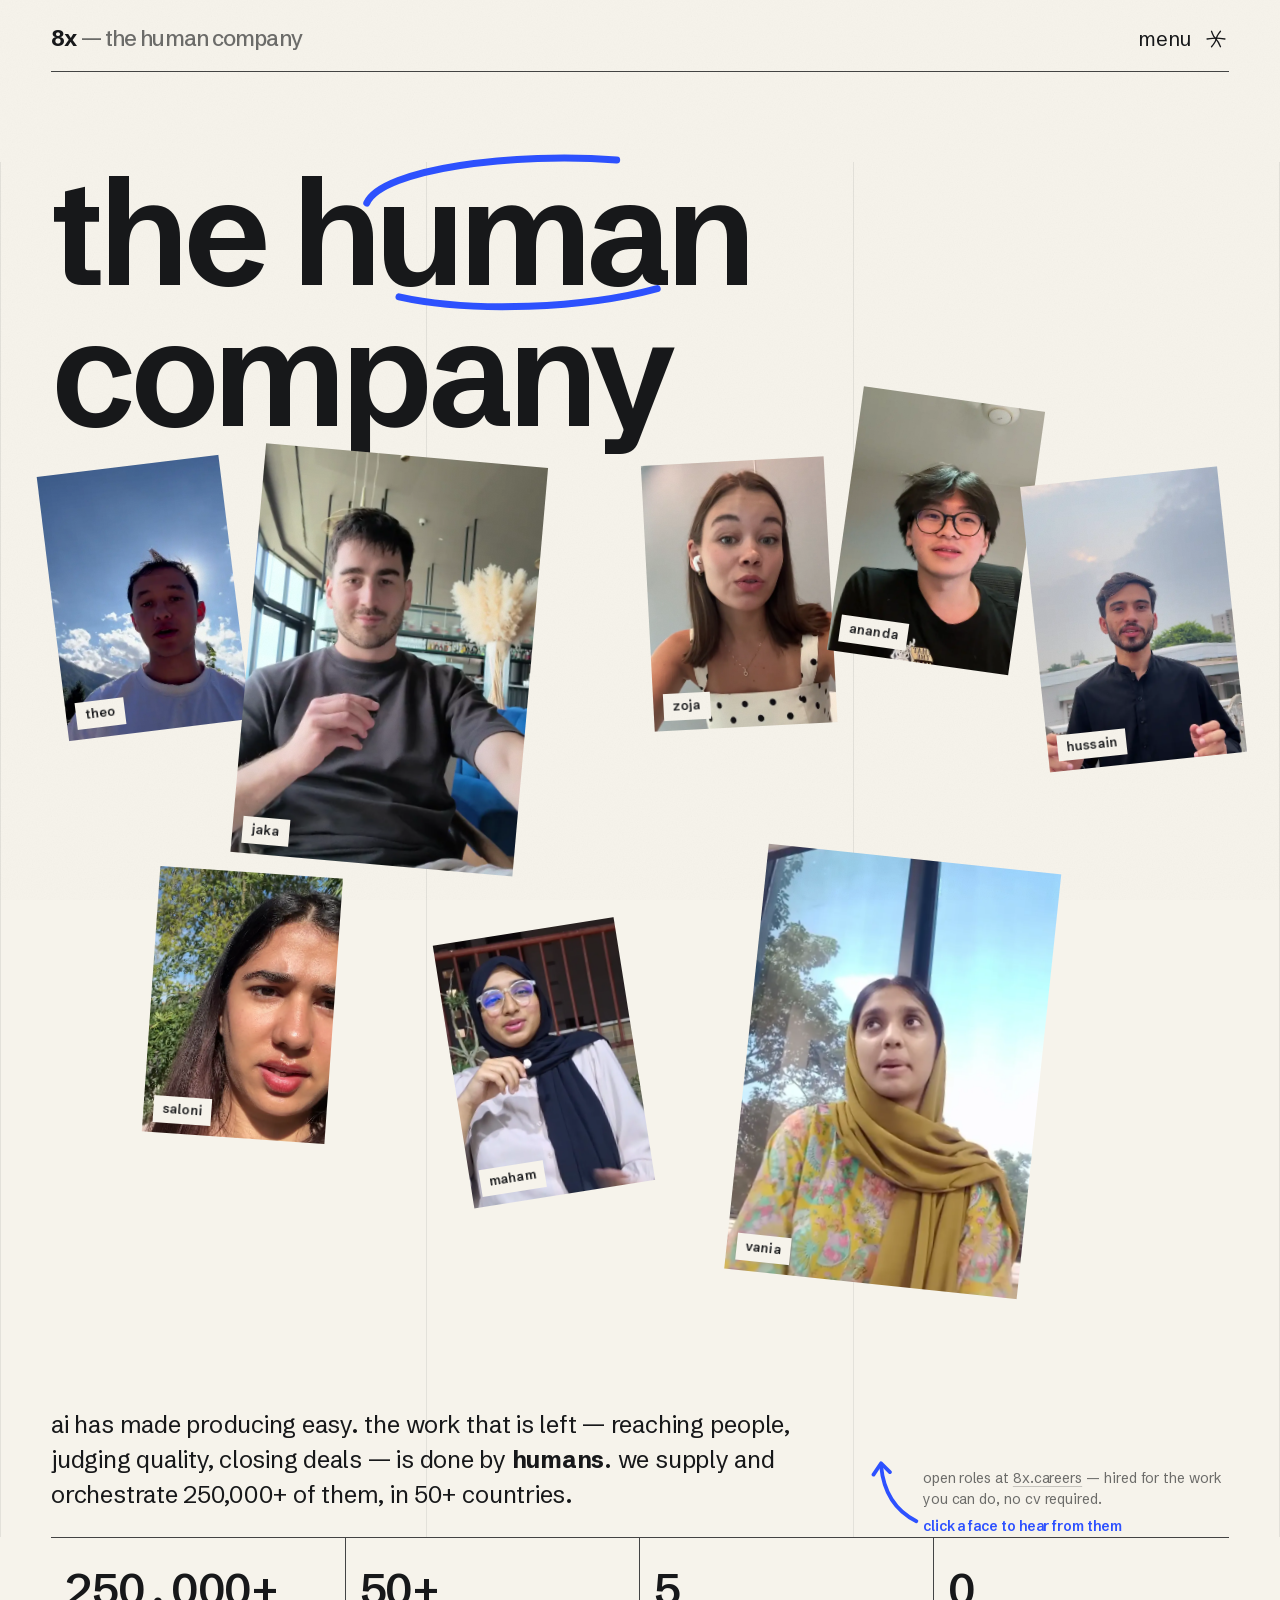
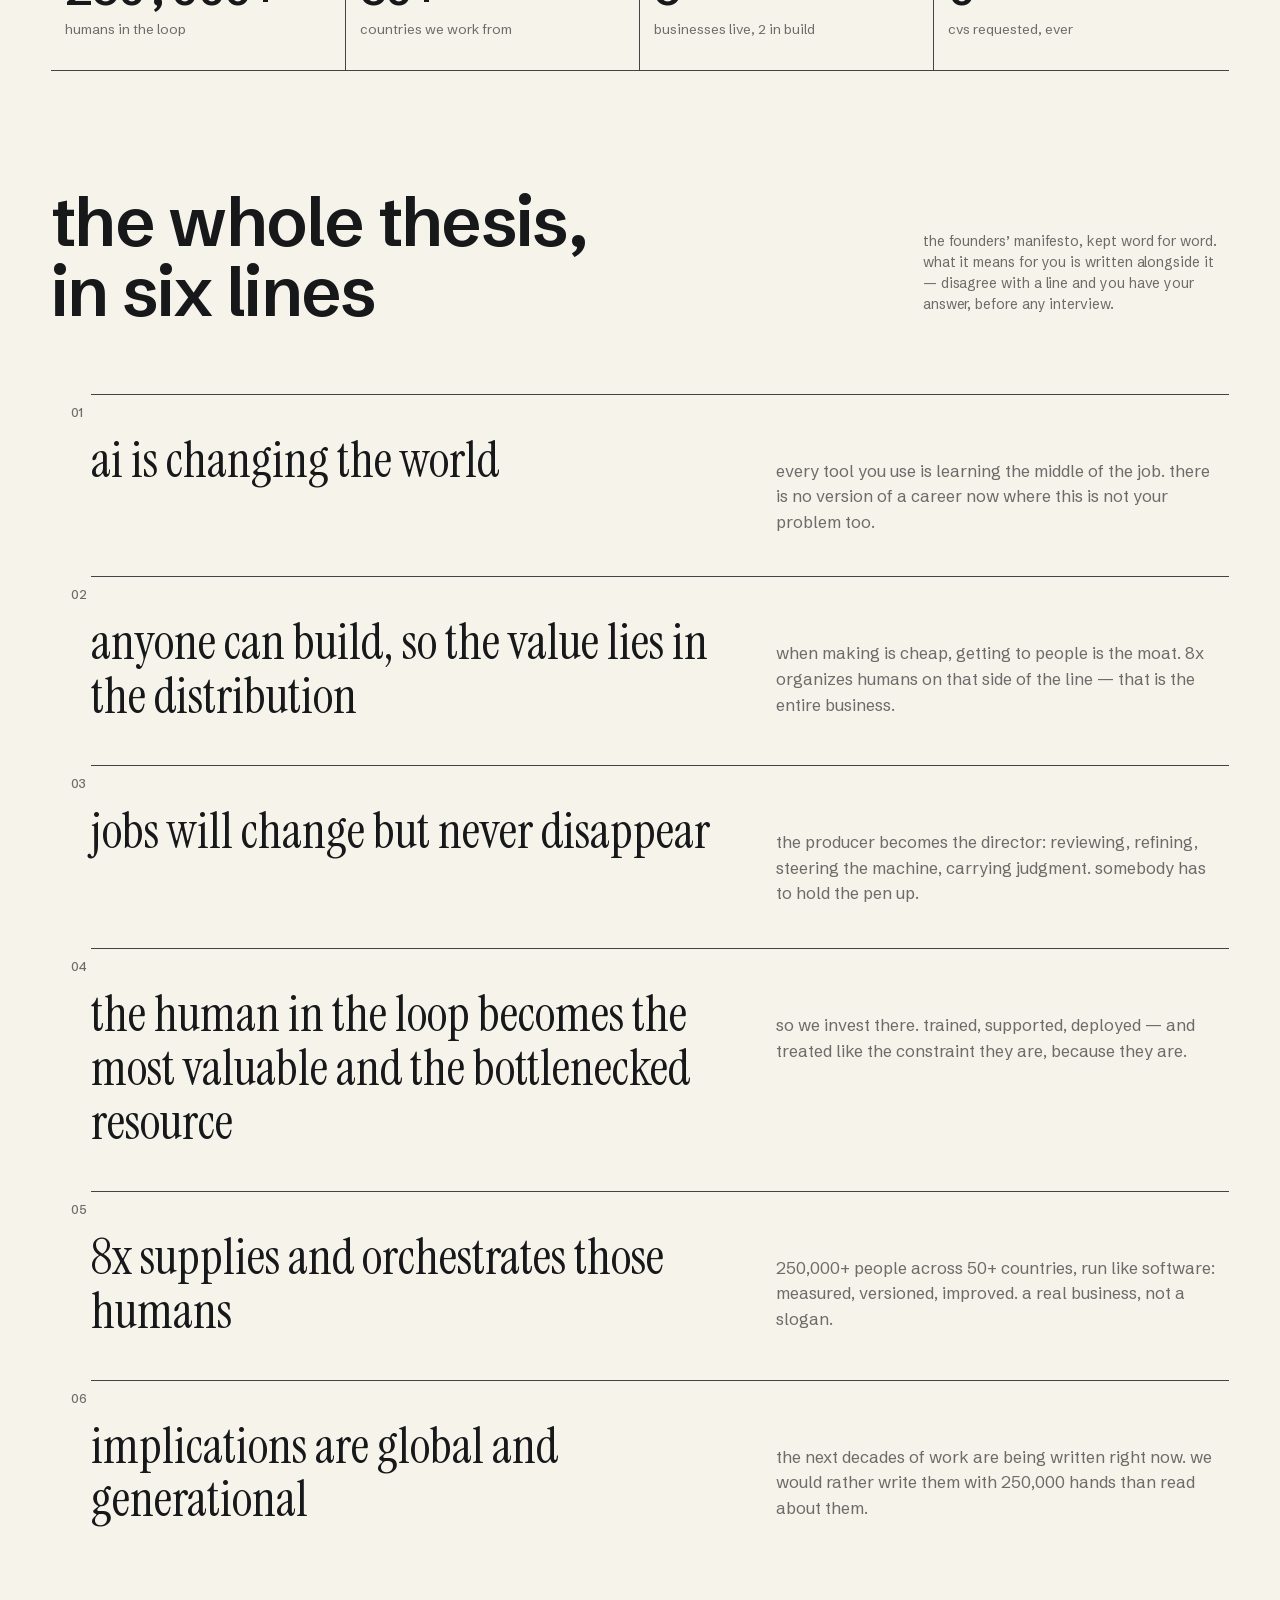
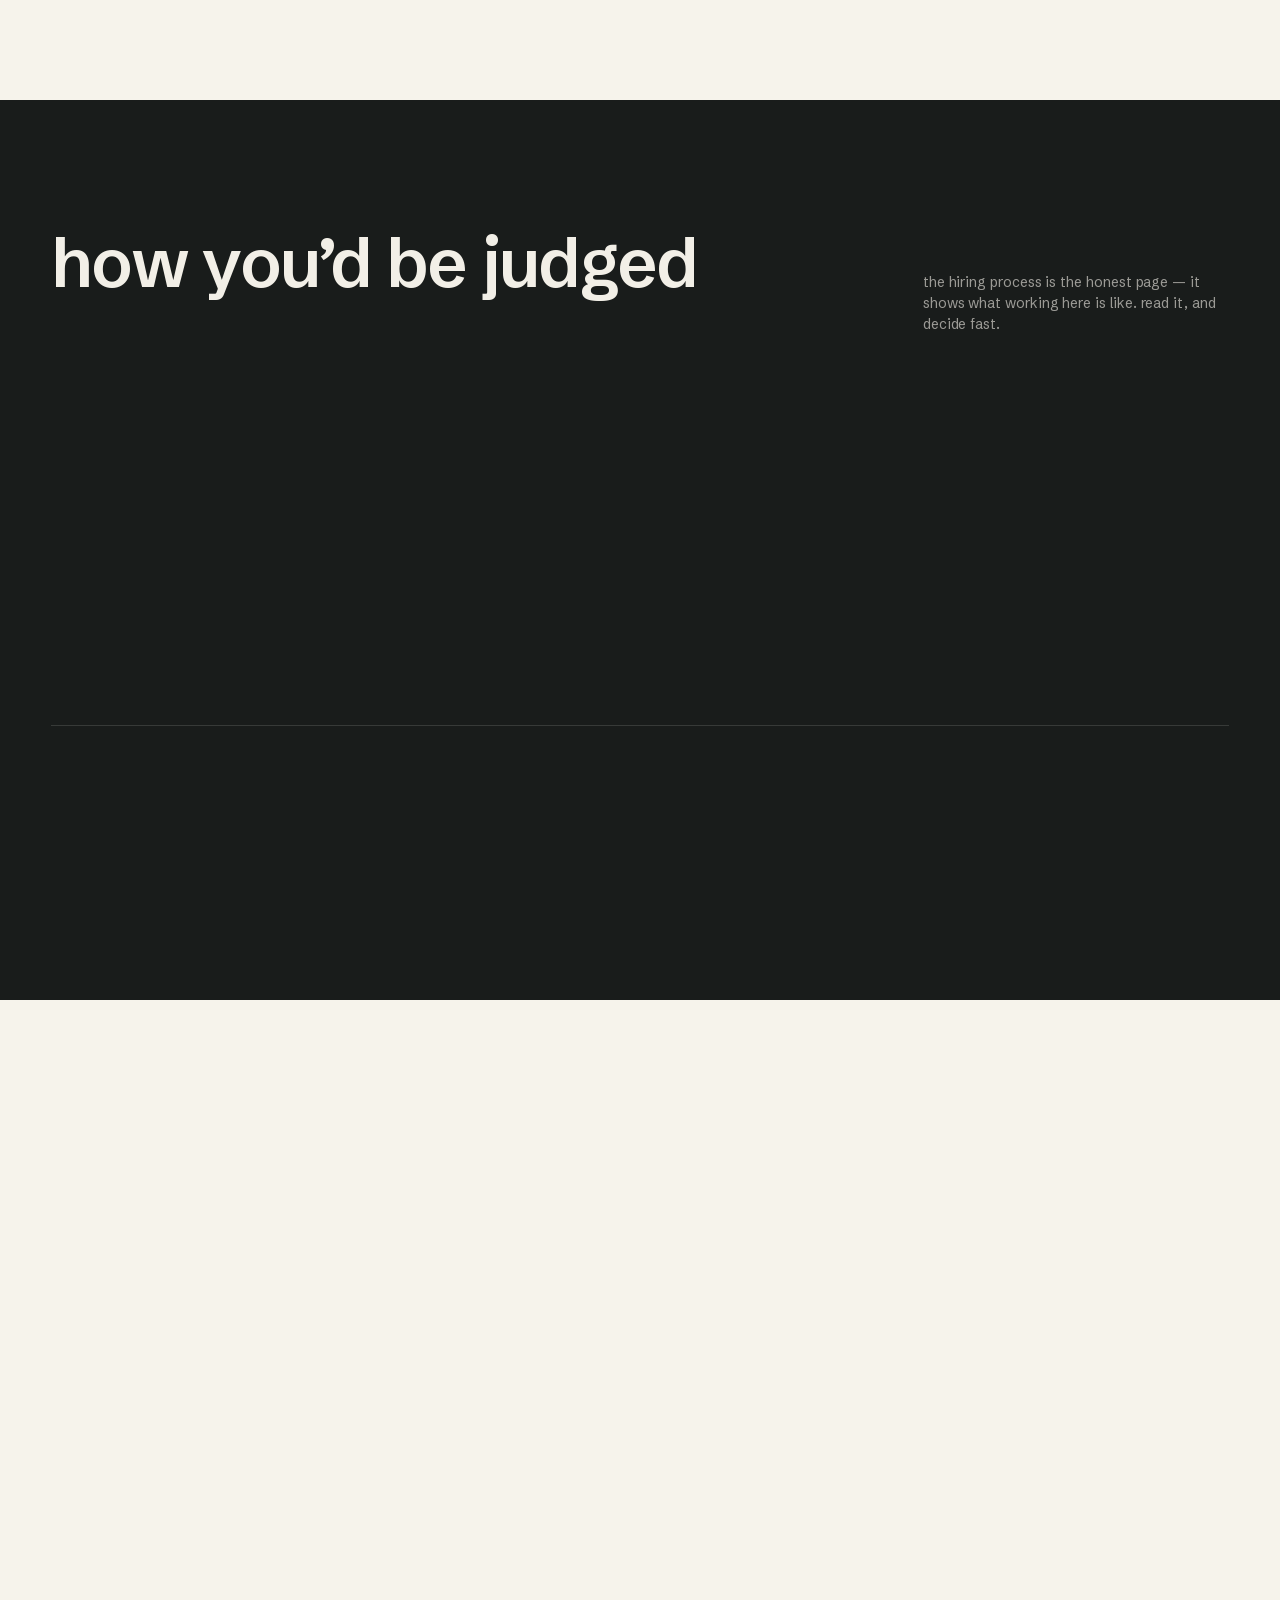
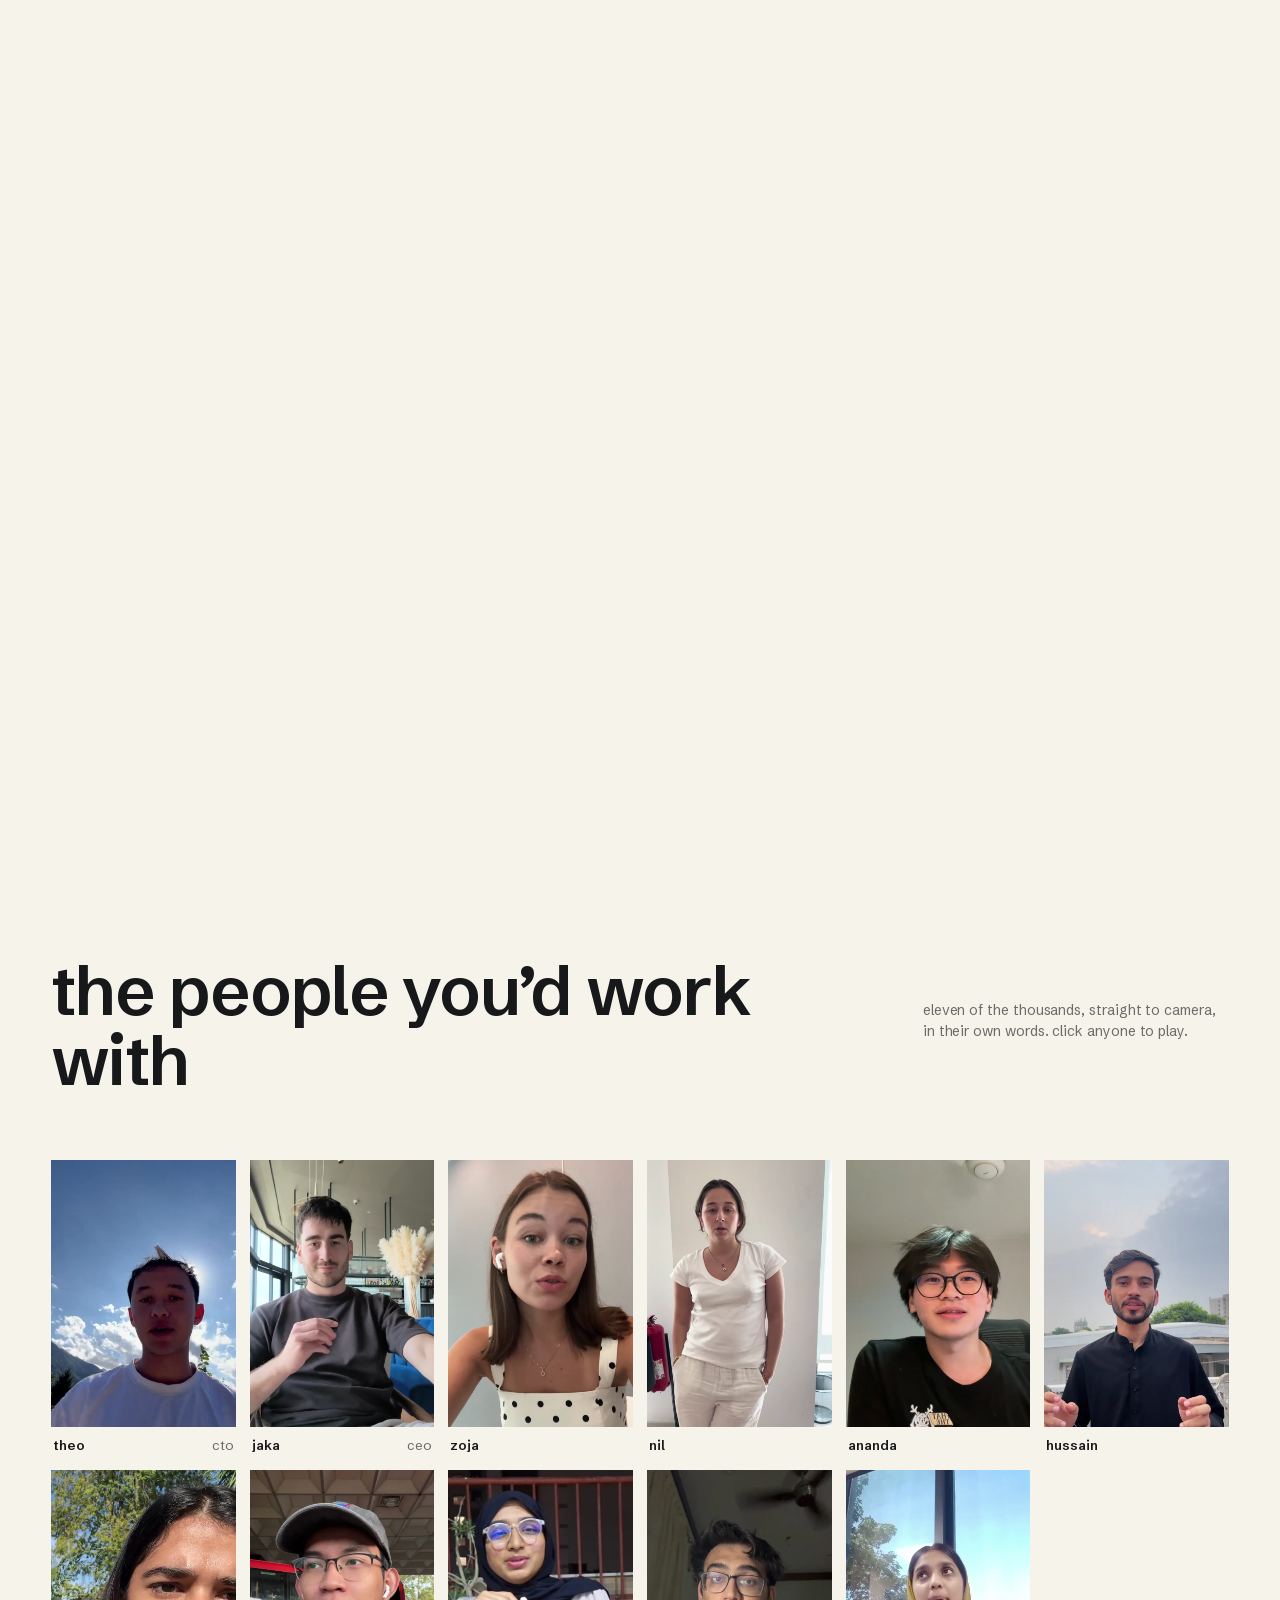
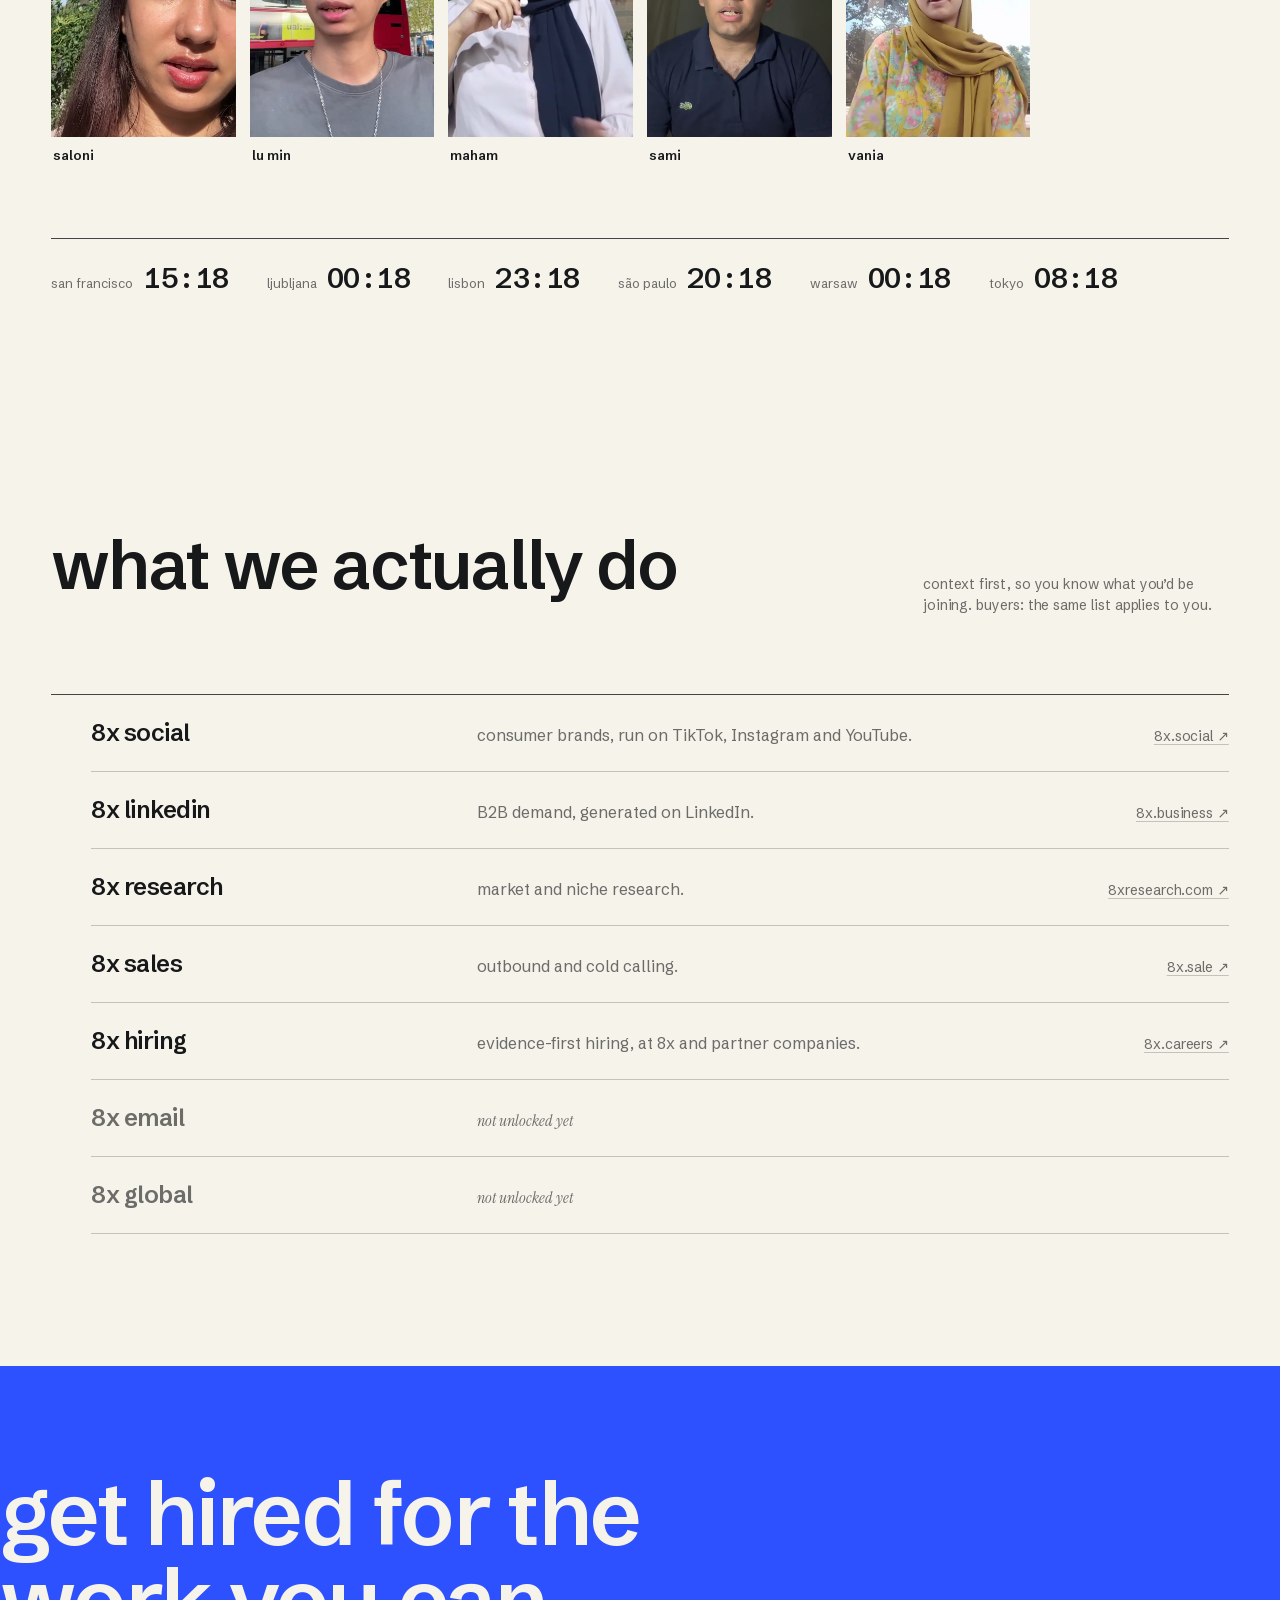
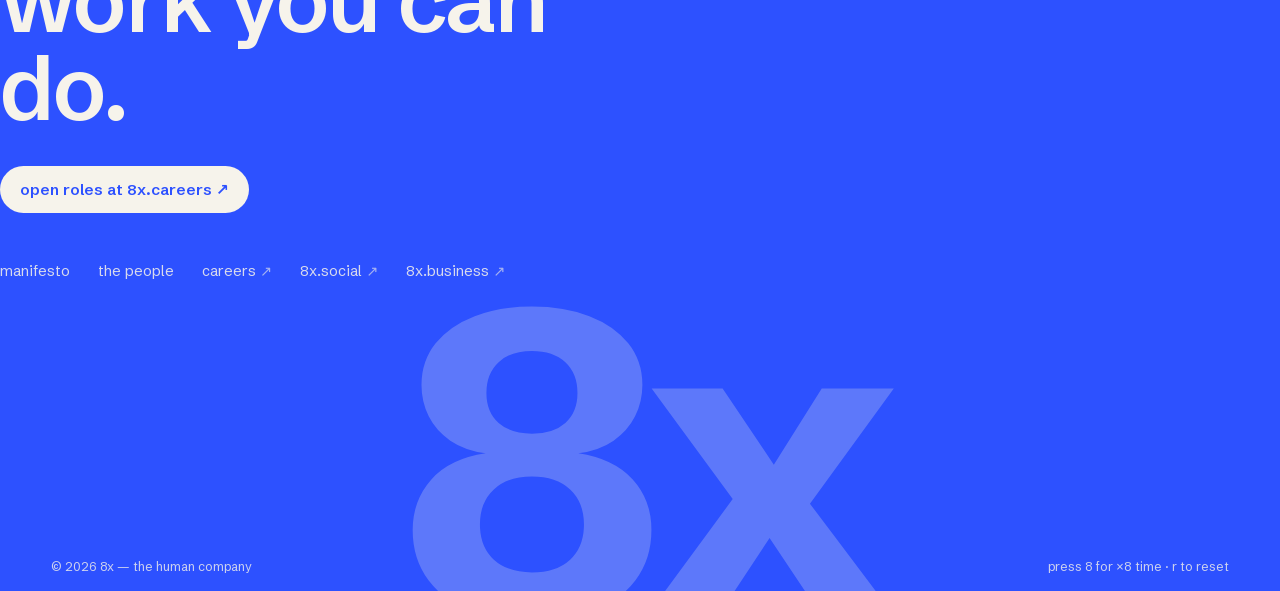
<file: index.html>
<!doctype html>
<html lang="en">
<head>
<meta charset="utf-8">
<meta name="viewport" content="width=device-width, initial-scale=1, viewport-fit=cover">
<title>8x — the human company</title>
<meta name="description" content="8x supplies and orchestrates 250,000+ humans in 50+ countries, for the part of the work ai does not do. Get hired for the work you can do — no CV required.">
<meta property="og:title" content="8x — the human company">
<meta property="og:description" content="250,000+ people, 50+ countries, in the loop for the work ai can't do alone.">
<link rel="icon" type="image/svg+xml" href="assets/favicon.svg">
<link rel="stylesheet" href="assets/style.css">
</head>
<body>

<a class="skip" href="#main">skip to content</a>

<header class="top">
  <div class="wrap">
    <div class="top-bar">
      <a class="wordmark" href="./">8x <em>— the human company</em></a>
      <button class="menu-btn" id="menu-btn" aria-expanded="false" aria-controls="menu"><span class="menu-text"><span class="menu-text-inner">menu</span></span><svg class="menu-dot" viewBox="0 0 64 64" aria-hidden="true"></svg></button>
    </div>
  </div>
</header>

<div class="menu" id="menu" hidden>
  <div class="wrap">
    <div class="top-bar">
      <a class="wordmark" href="./">8x <em>— the human company</em></a>
      <button class="menu-btn" id="menu-close" aria-expanded="true" aria-controls="menu"><span class="menu-text"><span class="menu-text-inner">close</span></span><svg class="menu-dot" viewBox="0 0 64 64" aria-hidden="true"></svg></button>
    </div>
  </div>
  <div class="menu-body">
    <div class="wrap">
      <nav class="menu-grid" aria-label="site">
        <ul class="menu-ul">
          <li><a class="menu-link" href="./" aria-current="page">8x — the human company</a></li>
          <li><a class="menu-link" href="manifesto.html">manifesto</a></li>
          <li><a class="menu-link" href="team.html">the people</a></li>
        </ul>
        <ul class="menu-ul">
          <li><a class="menu-link menu-ext" href="https://www.8x.careers/join" target="_blank" rel="noopener">open roles</a></li>
          <li><a class="menu-link menu-ext" href="https://8x.social" target="_blank" rel="noopener">8x.social</a></li>
          <li><a class="menu-link menu-ext" href="https://8x.business" target="_blank" rel="noopener">8x.business</a></li>
        </ul>
      </nav>
    </div>
  </div>
  <div class="menu-foot">
    <div class="wrap">
      <span>© 2026 8x — the human company</span>
    </div>
  </div>
</div>

<main id="main">

<!-- ============ hero ============ -->
<section class="hero" aria-labelledby="hero-h">
  <div class="wrap">
    <div class="gridlines" aria-hidden="true"><i></i><i></i><i></i><i></i></div>

    <h1 id="hero-h" class="h-huge">the <span class="hero-circle" id="circled">human<svg viewBox="0 0 100 100" preserveAspectRatio="none" aria-hidden="true"><path pathLength="100" d="M18 34 C 22 12, 62 4, 82 16 C 98 26, 100 58, 84 74 C 68 90, 34 94, 18 78 C 4 64, 6 46, 16 34"/></svg></span><br>company</h1>

    <ul class="collage" id="collage" aria-label="a few of the people who work at 8x — click to play their video">
      <li><figure tabindex="0" role="button" aria-label="play Theo's video — co-founder, CTO" data-video="https://cdn-hiring.8x.social/theo_testimonial_720.mp4"><img class="shot" src="assets/theo-poster.webp" alt="Theo, co-founder and CTO at 8x" width="720" height="1090"><span class="tag">theo</span><span class="go"><span>play ▸</span></span></figure></li>
      <li><figure tabindex="0" role="button" aria-label="play Jaka's video — co-founder, CEO" data-video="https://cdn-hiring.8x.social/testimonials/jaka_testimonial_720.mp4"><img class="shot" src="assets/jaka-poster.webp" alt="Jaka, co-founder and CEO at 8x" width="720" height="1090"><span class="tag">jaka</span><span class="go"><span>play ▸</span></span></figure></li>
      <li><figure tabindex="0" role="button" aria-label="play Zoja's video" data-video="https://cdn-hiring.8x.social/testimonials/zoja_testimonial_720.mp4"><img class="shot" src="assets/zoja-poster.webp" alt="Zoja, who works at 8x" width="720" height="1090"><span class="tag">zoja</span><span class="go"><span>play ▸</span></span></figure></li>
      <li><figure tabindex="0" role="button" aria-label="play Ananda's video" data-video="https://cdn-hiring.8x.social/testimonials/ananda_testimonial_720.mp4"><img class="shot" src="assets/ananda-poster.webp" alt="Ananda, who works at 8x" width="720" height="1090"><span class="tag">ananda</span><span class="go"><span>play ▸</span></span></figure></li>
      <li><figure tabindex="0" role="button" aria-label="play Hussain's video" data-video="https://cdn-hiring.8x.social/testimonials/hussain-8x_testimonial_720.mp4"><img class="shot" src="assets/hussain-8x-poster.webp" alt="Hussain, who works at 8x" width="720" height="1090"><span class="tag">hussain</span><span class="go"><span>play ▸</span></span></figure></li>
      <li><figure tabindex="0" role="button" aria-label="play Saloni's video" data-video="https://cdn-hiring.8x.social/testimonials/join-saloni_testimonial_720.mp4"><img class="shot" src="assets/join-saloni-poster.webp" alt="Saloni, who works at 8x" width="720" height="1090"><span class="tag">saloni</span><span class="go"><span>play ▸</span></span></figure></li>
      <li><figure tabindex="0" role="button" aria-label="play Maham's video" data-video="https://cdn-hiring.8x.social/testimonials/maham_testimonial_720.mp4"><img class="shot" src="assets/maham-poster.webp" alt="Maham, who works at 8x" width="720" height="1090"><span class="tag">maham</span><span class="go"><span>play ▸</span></span></figure></li>
      <li><figure tabindex="0" role="button" aria-label="play Vania's video" data-video="https://cdn-hiring.8x.social/testimonials/vania_testimonial_720.mp4"><img class="shot" src="assets/vania-poster.webp" alt="Vania, who works at 8x" width="720" height="1090"><span class="tag">vania</span><span class="go"><span>play ▸</span></span></figure></li>
    </ul>

    <div class="hero-sub">
      <p class="lede">ai has made producing easy. the work that is left — reaching people, judging quality, closing deals — is done by <strong>humans</strong>. we supply and orchestrate 250,000+ of them, in 50+ countries.</p>
      <div class="small">
        <p style="margin:0 0 6px;">open roles at <a class="a-under" href="https://www.8x.careers/join" target="_blank" rel="noopener">8x.careers</a> — hired for the work you can do, no cv required.</p>
        <p class="faceline" style="margin:0; color:var(--blue); font-weight:600;">click a face to hear from them<svg class="hero-arrow" width="46" height="56" viewBox="0 0 46 56" aria-hidden="true"><path class="arc" d="M36 52 C 20 44, 10 30, 8 8" fill="none" stroke="currentColor" stroke-width="3" stroke-linecap="round"/><path class="head" d="M2 15 L8 6 L15 13" fill="none" stroke="currentColor" stroke-width="3" stroke-linecap="round" stroke-linejoin="round"/></svg></p>
      </div>
    </div>
  </div>

  <div class="wrap">
    <div class="stats" role="list">
      <div role="listitem"><b>250,000+</b><span>humans in the loop</span></div>
      <div role="listitem"><b>50+</b><span>countries we work from</span></div>
      <div role="listitem"><b>5</b><span>businesses live, 2 in build</span></div>
      <div role="listitem"><b>0</b><span>cvs requested, ever</span></div>
    </div>
  </div>
</section>

<!-- ============ manifesto ============ -->
<section aria-labelledby="mani-h">
  <div class="wrap">
    <div class="sec-head">
      <h2 id="mani-h" class="h-section">the whole thesis,<br>in six lines</h2>
      <p class="small">the founders’ manifesto, kept word for word. what it means for you is written alongside it — disagree with a line and you have your answer, before any interview.</p>
    </div>
    <ul class="mani">
      <li><span class="aph">ai is changing the world</span><span class="arg">every tool you use is learning the middle of the job. there is no version of a career now where this is not your problem too.</span></li>
      <li><span class="aph">anyone can build, so the value lies in the distribution</span><span class="arg">when making is cheap, getting to people is the moat. 8x organizes humans on that side of the line — that is the entire business.</span></li>
      <li><span class="aph">jobs will change but never disappear</span><span class="arg">the producer becomes the director: reviewing, refining, steering the machine, carrying judgment. somebody has to hold the pen up.</span></li>
      <li><span class="aph">the human in the loop becomes the most valuable and the bottlenecked resource</span><span class="arg">so we invest there. trained, supported, deployed — and treated like the constraint they are, because they are.</span></li>
      <li><span class="aph">8x supplies and orchestrates those humans</span><span class="arg">250,000+ people across 50+ countries, run like software: measured, versioned, improved. a real business, not a slogan.</span></li>
      <li><span class="aph">implications are global and generational</span><span class="arg">the next decades of work are being written right now. we would rather write them with 250,000 hands than read about them.</span></li>
    </ul>
  </div>
</section>

<!-- ============ how you'd be judged (dark, pinned scrub like e2's curtain) ============ -->
<div class="judge-pin">
<div class="on-dark" id="judged" aria-labelledby="judge-h">
  <div class="wrap">
    <div class="sec-head">
      <h2 id="judge-h" class="h-section">how you’d be judged</h2>
      <p class="small">the hiring process is the honest page — it shows what working here is like. read it, and decide fast.</p>
    </div>
    <div class="judge-grid">
      <div class="judge-step">
        <span class="n">step 1 of 3</span>
        <h3>pick the work</h3>
        <p>every role page lists the work, the requirements, the location, and the salary range when there is one. read it before you apply — nothing about the job waits until after.</p>
      </div>
      <div class="judge-step">
        <span class="n">step 2 of 3</span>
        <h3>apply, no cv</h3>
        <p>the form asks one question at a time and saves as you type. the moment you submit, a practical assignment for your role arrives — sometimes with source files attached.</p>
      </div>
      <div class="judge-step">
        <span class="n">step 3 of 3</span>
        <h3>show your work</h3>
        <p>send files, links, or a walkthrough video. on engineering roles the work is scored automatically and the strongest goes to a person at 8x; everywhere else, a person reads everything you send.</p>
      </div>
    </div>
    <div class="judge-plain">
      <p>the assignment has a timer. the timer is tracked and never enforced.</p>
      <p>your application stays private. your public portfolio stays yours.</p>
      <div class="cta-row"><a class="btn" href="https://www.8x.careers/join" target="_blank" rel="noopener">open roles at 8x.careers ↗</a></div>
    </div>
  </div>
</div>
</div>

<!-- ============ people ============ -->
<section aria-labelledby="people-h">
  <div class="wrap">
    <div class="sec-head">
      <h2 id="people-h" class="h-section">the people you’d work with</h2>
      <p class="small">eleven of the thousands, straight to camera, in their own words. click anyone to play.</p>
    </div>
    <div class="people-grid">
      <button class="people-tile" data-video="https://cdn-hiring.8x.social/theo_testimonial_720.mp4"><img src="assets/theo-poster.webp" alt="Theo, co-founder and CTO" width="720" height="1090"><span class="who"><b>theo</b><span>cto</span></span></button>
      <button class="people-tile" data-video="https://cdn-hiring.8x.social/testimonials/jaka_testimonial_720.mp4"><img src="assets/jaka-poster.webp" alt="Jaka, co-founder and CEO" width="720" height="1090"><span class="who"><b>jaka</b><span>ceo</span></span></button>
      <button class="people-tile" data-video="https://cdn-hiring.8x.social/testimonials/zoja_testimonial_720.mp4"><img src="assets/zoja-poster.webp" alt="Zoja" width="720" height="1090"><span class="who"><b>zoja</b></span></button>
      <button class="people-tile" data-video="https://cdn-hiring.8x.social/testimonials/nil-maden_testimonial_720.mp4"><img src="assets/nil-maden-poster.webp" alt="Nil" width="720" height="1090"><span class="who"><b>nil</b></span></button>
      <button class="people-tile" data-video="https://cdn-hiring.8x.social/testimonials/ananda_testimonial_720.mp4"><img src="assets/ananda-poster.webp" alt="Ananda" width="720" height="1090"><span class="who"><b>ananda</b></span></button>
      <button class="people-tile" data-video="https://cdn-hiring.8x.social/testimonials/hussain-8x_testimonial_720.mp4"><img src="assets/hussain-8x-poster.webp" alt="Hussain" width="720" height="1090"><span class="who"><b>hussain</b></span></button>
      <button class="people-tile" data-video="https://cdn-hiring.8x.social/testimonials/join-saloni_testimonial_720.mp4"><img src="assets/join-saloni-poster.webp" alt="Saloni" width="720" height="1090"><span class="who"><b>saloni</b></span></button>
      <button class="people-tile" data-video="https://cdn-hiring.8x.social/testimonials/lu-min_testimonial_720.mp4"><img src="assets/lu-min-poster.webp" alt="Lu Min" width="720" height="1090"><span class="who"><b>lu min</b></span></button>
      <button class="people-tile" data-video="https://cdn-hiring.8x.social/testimonials/maham_testimonial_720.mp4"><img src="assets/maham-poster.webp" alt="Maham" width="720" height="1090"><span class="who"><b>maham</b></span></button>
      <button class="people-tile" data-video="https://cdn-hiring.8x.social/testimonials/sami_testimonial_720.mp4"><img src="assets/sami-poster.webp" alt="Sami" width="720" height="1090"><span class="who"><b>sami</b></span></button>
      <button class="people-tile" data-video="https://cdn-hiring.8x.social/testimonials/vania_testimonial_720.mp4"><img src="assets/vania-poster.webp" alt="Vania" width="720" height="1090"><span class="who"><b>vania</b></span></button>
    </div>
    <div class="clocks" id="clocks" aria-label="live time in some of the cities 8x people log in from">
      <div class="clock" data-tz="America/Los_Angeles"><span class="city">san francisco</span><span class="time">--:--</span></div>
      <div class="clock" data-tz="Europe/Ljubljana"><span class="city">ljubljana</span><span class="time">--:--</span></div>
      <div class="clock" data-tz="Europe/Lisbon"><span class="city">lisbon</span><span class="time">--:--</span></div>
      <div class="clock" data-tz="America/Sao_Paulo"><span class="city">são paulo</span><span class="time">--:--</span></div>
      <div class="clock" data-tz="Europe/Warsaw"><span class="city">warsaw</span><span class="time">--:--</span></div>
      <div class="clock" data-tz="Asia/Tokyo"><span class="city">tokyo</span><span class="time">--:--</span></div>
    </div>
  </div>
</section>

<!-- ============ what 8x does ============ -->
<section aria-labelledby="biz-h">
  <div class="wrap">
    <div class="sec-head">
      <h2 id="biz-h" class="h-section">what we actually do</h2>
      <p class="small">context first, so you know what you’d be joining. buyers: the same list applies to you.</p>
    </div>
    <ul class="biz">
      <li><span class="name">8x social</span><span class="desc">consumer brands, run on TikTok, Instagram and YouTube.</span><span class="host small"><a class="a-under" href="https://8x.social" target="_blank" rel="noopener">8x.social ↗</a></span></li>
      <li><span class="name">8x linkedin</span><span class="desc">B2B demand, generated on LinkedIn.</span><span class="host small"><a class="a-under" href="https://8x.business" target="_blank" rel="noopener">8x.business ↗</a></span></li>
      <li><span class="name">8x research</span><span class="desc">market and niche research.</span><span class="host small"><a class="a-under" href="https://8xresearch.com" target="_blank" rel="noopener">8xresearch.com ↗</a></span></li>
      <li><span class="name">8x sales</span><span class="desc">outbound and cold calling.</span><span class="host small"><a class="a-under" href="https://8x.sale" target="_blank" rel="noopener">8x.sale ↗</a></span></li>
      <li><span class="name">8x hiring</span><span class="desc">evidence-first hiring, at 8x and partner companies.</span><span class="host small"><a class="a-under" href="https://www.8x.careers" target="_blank" rel="noopener">8x.careers ↗</a></span></li>
      <li class="locked"><span class="name">8x email</span><span class="desc soon">not unlocked yet</span><span class="host"></span></li>
      <li class="locked"><span class="name">8x global</span><span class="desc soon">not unlocked yet</span><span class="host"></span></li>
    </ul>
  </div>
</section>

</main>

<!-- ============ footer ============ -->
<footer class="flood">
  <div class="wrap flood-inner">
    <h2>get hired for the work you can do.</h2>
    <a class="btn" href="https://www.8x.careers/join" target="_blank" rel="noopener">open roles at 8x.careers ↗</a>
    <div class="flood-links">
      <a href="manifesto.html">manifesto</a>
      <a href="team.html">the people</a>
      <a class="ext" href="https://www.8x.careers" target="_blank" rel="noopener">careers</a>
      <a class="ext" href="https://8x.social" target="_blank" rel="noopener">8x.social</a>
      <a class="ext" href="https://8x.business" target="_blank" rel="noopener">8x.business</a>
    </div>
  </div>
  <div class="flood-mark" aria-hidden="true"><span>8x</span></div>
  <div class="wrap">
    <div class="flood-meta">
      <span>© 2026 8x — the human company</span>
      <span class="kbd-hint">press 8 for ×8 time · r to reset</span>
    </div>
  </div>
</footer>

<div class="lb" id="lb" hidden>
  <button class="lb-x" id="lb-x" aria-label="close video">close ✕</button>
  <video id="lb-video" controls playsinline preload="none"></video>
</div>

<script src="assets/site.js"></script>
</body>
</html>
</file>
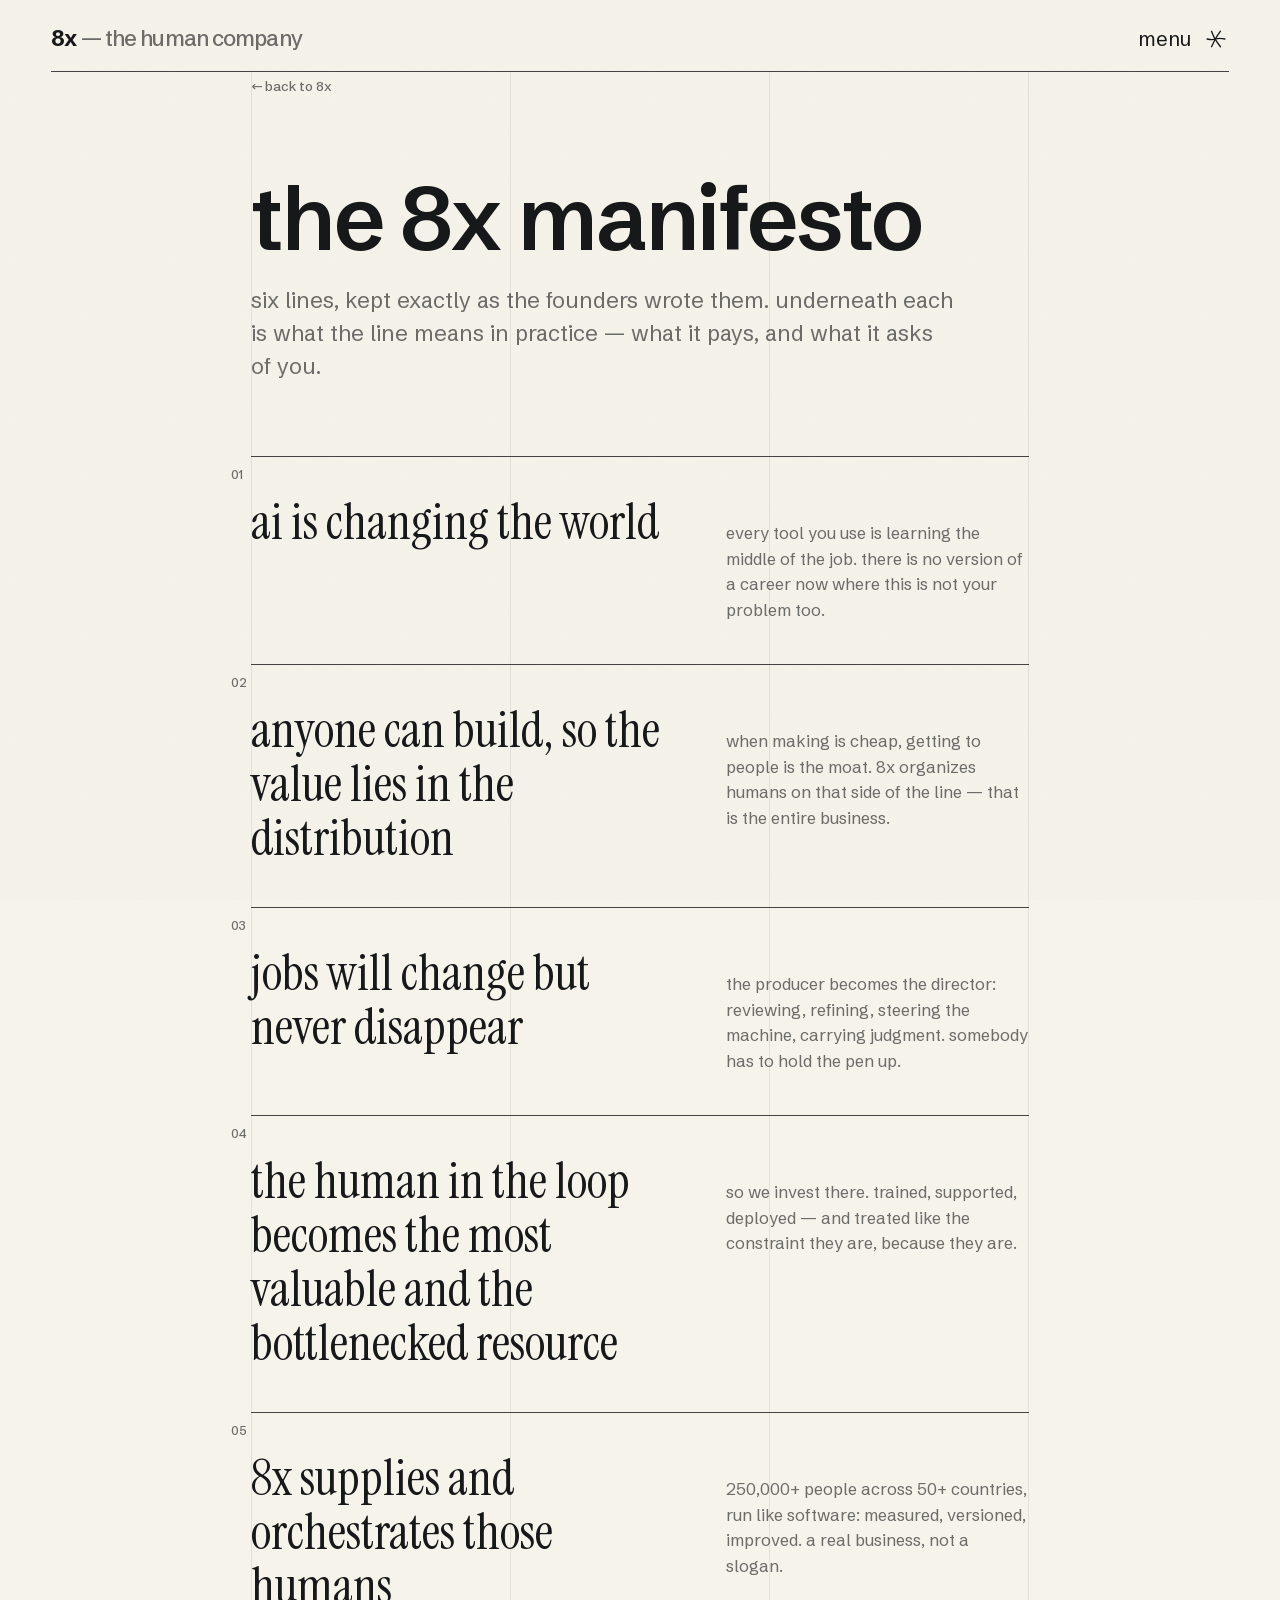
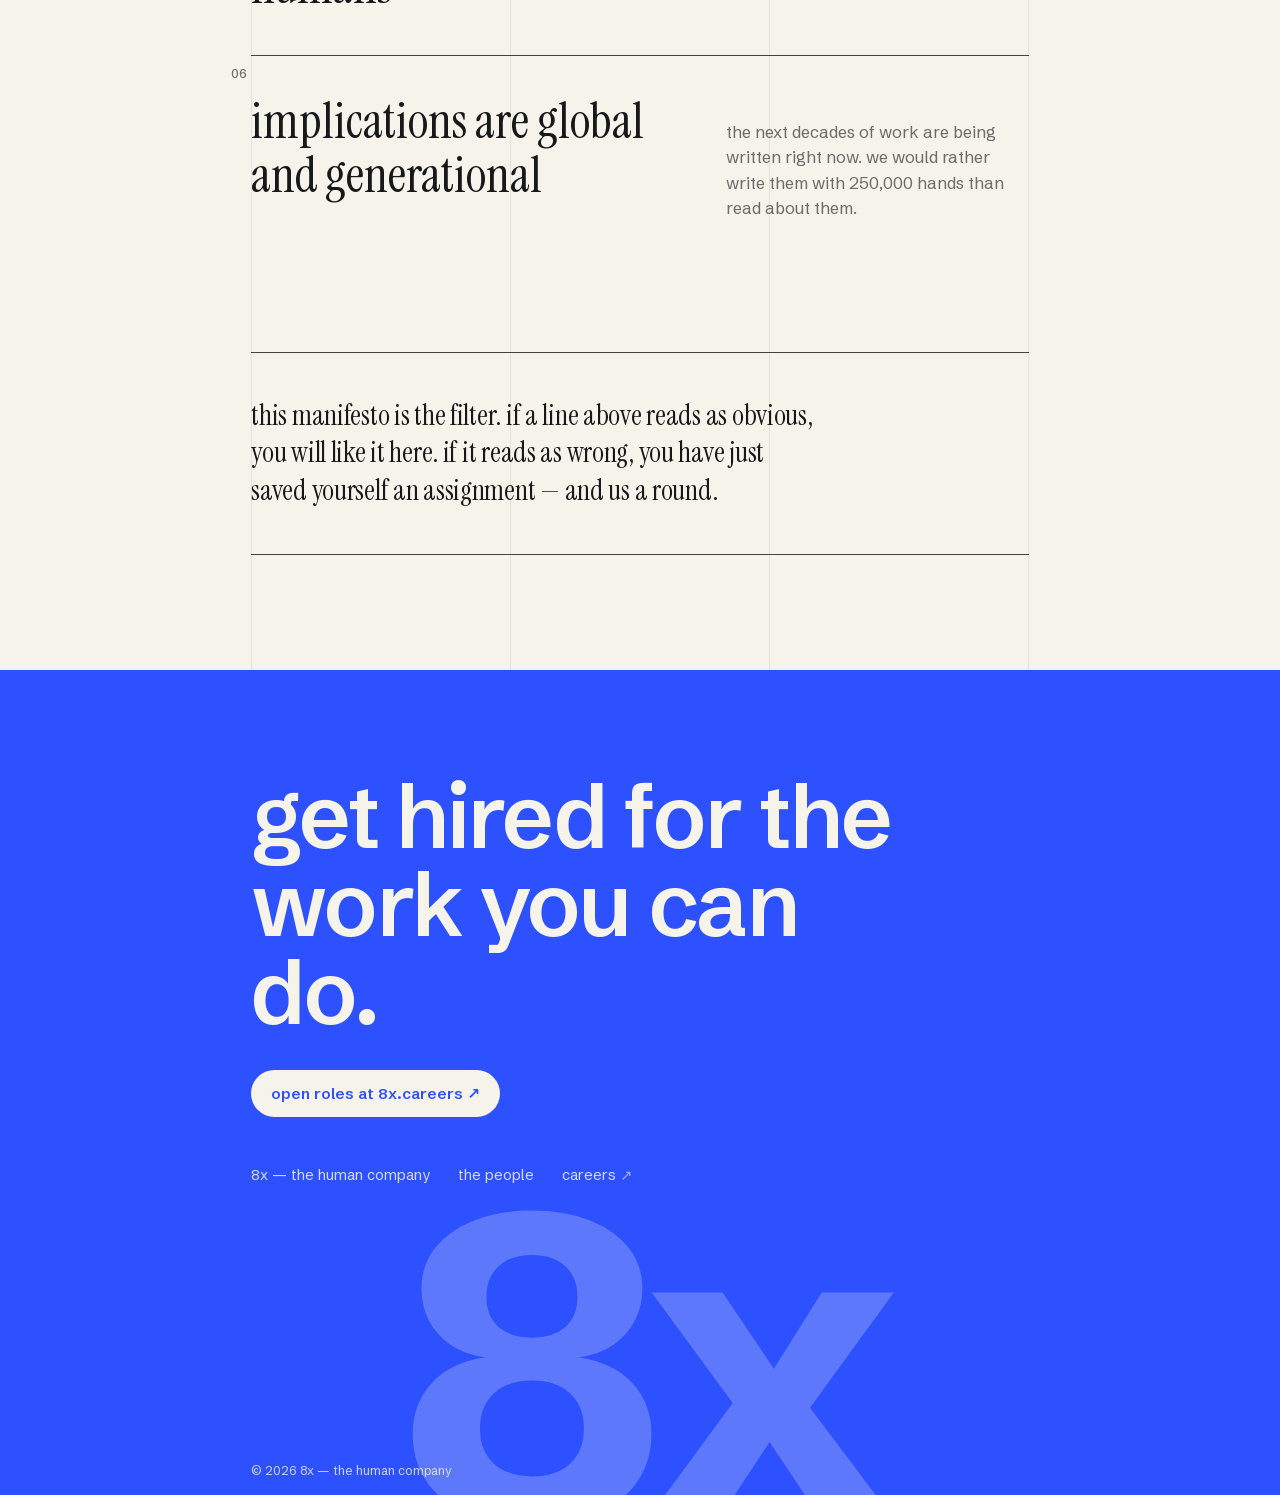
<file: manifesto.html>
<!doctype html>
<html lang="en">
<head>
<meta charset="utf-8">
<meta name="viewport" content="width=device-width, initial-scale=1, viewport-fit=cover">
<title>manifesto — 8x</title>
<meta name="description" content="The 8x manifesto, six lines, each with the working argument written underneath.">
<link rel="icon" type="image/svg+xml" href="assets/favicon.svg">
<link rel="stylesheet" href="assets/style.css">
</head>
<body>

<a class="skip" href="#main">skip to content</a>

<header class="top">
  <div class="wrap">
    <div class="top-bar">
      <a class="wordmark" href="./">8x <em>— the human company</em></a>
      <button class="menu-btn" id="menu-btn" aria-expanded="false" aria-controls="menu"><span class="menu-text"><span class="menu-text-inner">menu</span></span><svg class="menu-dot" viewBox="0 0 64 64" aria-hidden="true"></svg></button>
    </div>
  </div>
</header>

<div class="menu" id="menu" hidden>
  <div class="wrap">
    <div class="top-bar">
      <a class="wordmark" href="./">8x <em>— the human company</em></a>
      <button class="menu-btn" id="menu-close" aria-expanded="true" aria-controls="menu"><span class="menu-text"><span class="menu-text-inner">close</span></span><svg class="menu-dot" viewBox="0 0 64 64" aria-hidden="true"></svg></button>
    </div>
  </div>
  <div class="menu-body">
    <div class="wrap">
      <nav class="menu-grid" aria-label="site">
        <ul class="menu-ul">
          <li><a class="menu-link" href="./">8x — the human company</a></li>
          <li><a class="menu-link" href="manifesto.html" aria-current="page">manifesto</a></li>
          <li><a class="menu-link" href="team.html">the people</a></li>
        </ul>
        <ul class="menu-ul">
          <li><a class="menu-link menu-ext" href="https://www.8x.careers/join" target="_blank" rel="noopener">open roles</a></li>
          <li><a class="menu-link menu-ext" href="https://8x.social" target="_blank" rel="noopener">8x.social</a></li>
          <li><a class="menu-link menu-ext" href="https://8x.business" target="_blank" rel="noopener">8x.business</a></li>
        </ul>
      </nav>
    </div>
  </div>
  <div class="menu-foot">
    <div class="wrap">
      <span>© 2026 8x — the human company</span>
    </div>
  </div>
</div>

<main id="main" class="mani-page">
  <div class="lines-run" aria-hidden="true"><i></i><i></i><i></i><i></i></div>
  <div class="page-narrow">
    <a class="backline" href="./">← back to 8x</a>
    <h1 class="page-h">the 8x manifesto</h1>
    <p class="page-lede">six lines, kept exactly as the founders wrote them. underneath each is what the line means in practice — what it pays, and what it asks of you.</p>

    <ul class="mani" style="margin-top:clamp(40px,6vw,72px);">
      <li><span class="aph">ai is changing the world</span><span class="arg">every tool you use is learning the middle of the job. there is no version of a career now where this is not your problem too.</span></li>
      <li><span class="aph">anyone can build, so the value lies in the distribution</span><span class="arg">when making is cheap, getting to people is the moat. 8x organizes humans on that side of the line — that is the entire business.</span></li>
      <li><span class="aph">jobs will change but never disappear</span><span class="arg">the producer becomes the director: reviewing, refining, steering the machine, carrying judgment. somebody has to hold the pen up.</span></li>
      <li><span class="aph">the human in the loop becomes the most valuable and the bottlenecked resource</span><span class="arg">so we invest there. trained, supported, deployed — and treated like the constraint they are, because they are.</span></li>
      <li><span class="aph">8x supplies and orchestrates those humans</span><span class="arg">250,000+ people across 50+ countries, run like software: measured, versioned, improved. a real business, not a slogan.</span></li>
      <li><span class="aph">implications are global and generational</span><span class="arg">the next decades of work are being written right now. we would rather write them with 250,000 hands than read about them.</span></li>
    </ul>

    <div class="verdict">
      <p>this manifesto is the filter. if a line above reads as obvious, you will like it here. if it reads as wrong, you have just saved yourself an assignment — and us a round.</p>
    </div>

    <footer class="flood">
      <div class="flood-inner">
        <h2>get hired for the work you can do.</h2>
        <a class="btn" href="https://www.8x.careers/join" target="_blank" rel="noopener">open roles at 8x.careers ↗</a>
        <div class="flood-links">
          <a href="./">8x — the human company</a>
          <a href="team.html">the people</a>
          <a class="ext" href="https://www.8x.careers" target="_blank" rel="noopener">careers</a>
        </div>
      </div>
      <div class="flood-mark" aria-hidden="true"><span>8x</span></div>
      <div class="flood-meta">
        <span>© 2026 8x — the human company</span>
      </div>
    </footer>
  </div>
</main>

<script src="assets/site.js"></script>
</body>
</html>
</file>
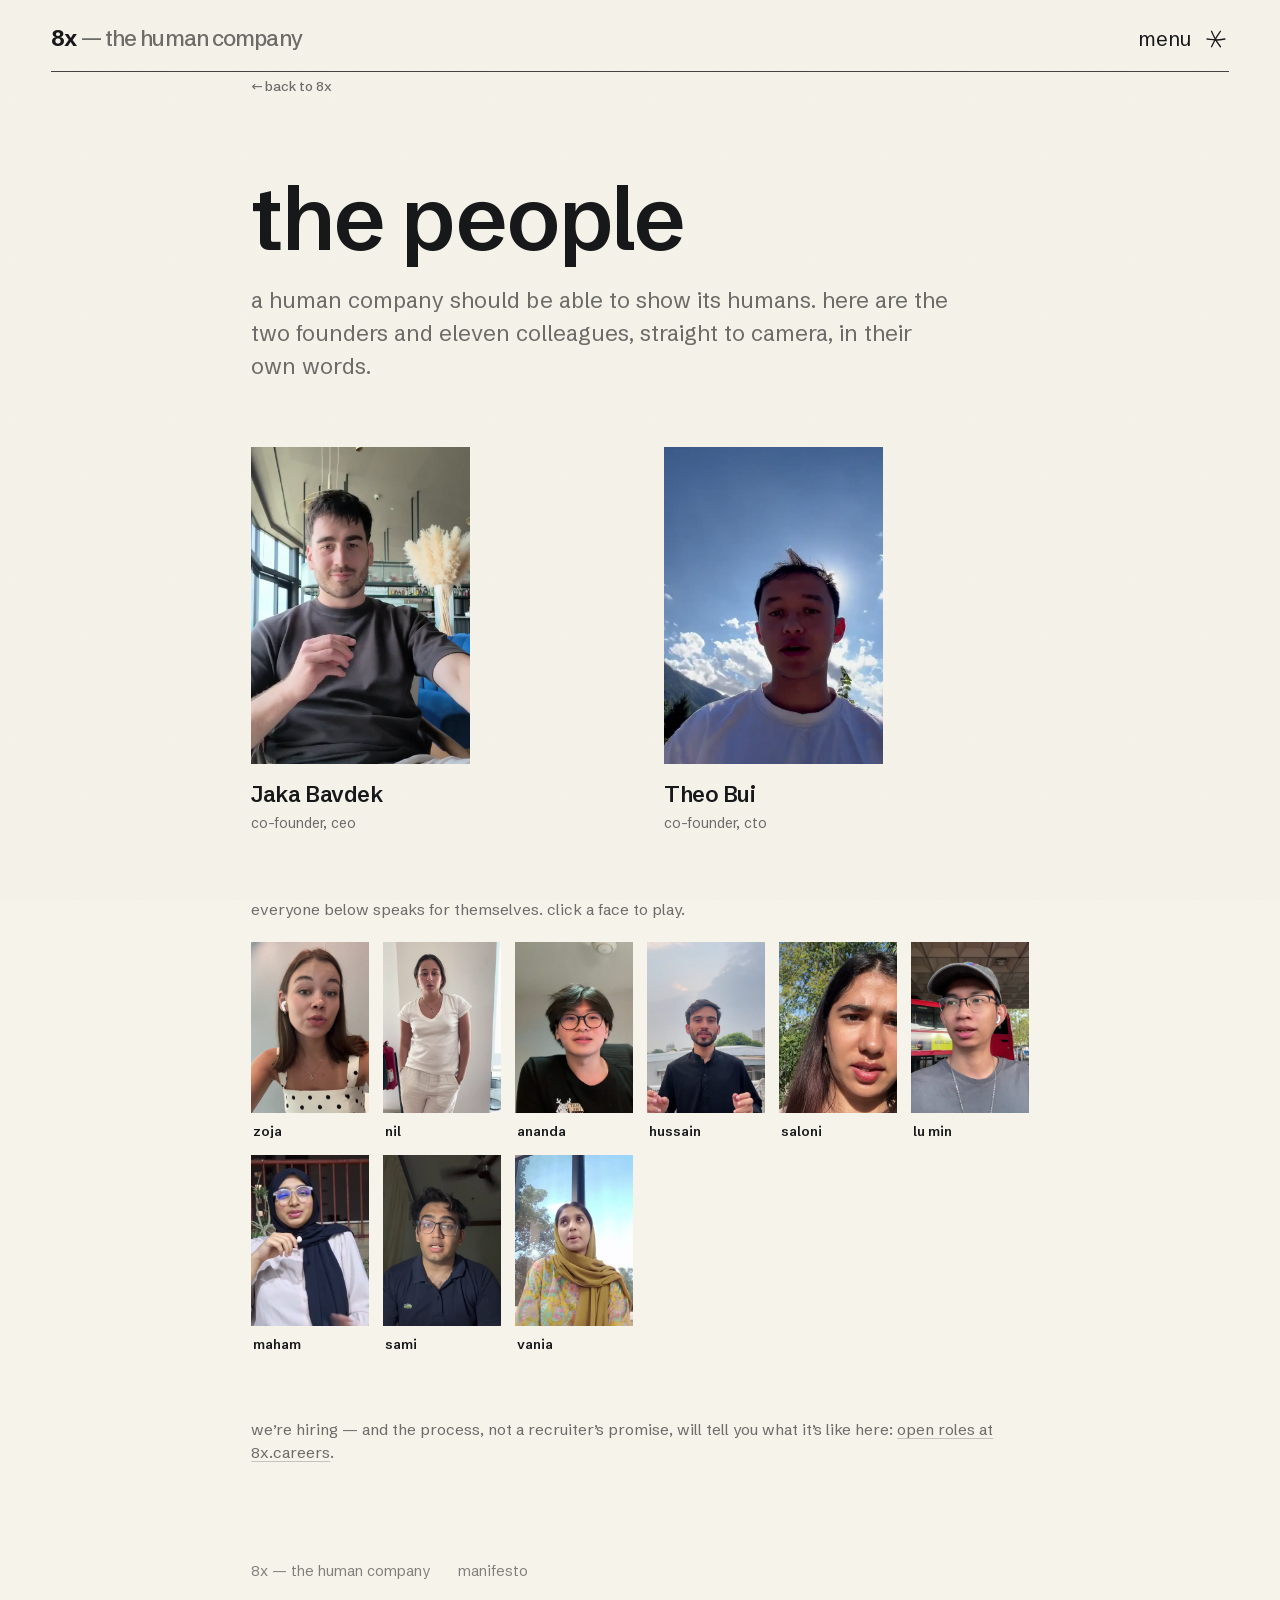
<file: team.html>
<!doctype html>
<html lang="en">
<head>
<meta charset="utf-8">
<meta name="viewport" content="width=device-width, initial-scale=1, viewport-fit=cover">
<title>the people — 8x</title>
<meta name="description" content="The people who work at 8x — two founders and eleven colleagues, straight to camera, in their own words.">
<link rel="icon" type="image/svg+xml" href="assets/favicon.svg">
<link rel="stylesheet" href="assets/style.css">
</head>
<body>

<a class="skip" href="#main">skip to content</a>

<header class="top">
  <div class="wrap">
    <div class="top-bar">
      <a class="wordmark" href="./">8x <em>— the human company</em></a>
      <button class="menu-btn" id="menu-btn" aria-expanded="false" aria-controls="menu"><span class="menu-text"><span class="menu-text-inner">menu</span></span><svg class="menu-dot" viewBox="0 0 64 64" aria-hidden="true"></svg></button>
    </div>
  </div>
</header>

<div class="menu" id="menu" hidden>
  <div class="wrap">
    <div class="top-bar">
      <a class="wordmark" href="./">8x <em>— the human company</em></a>
      <button class="menu-btn" id="menu-close" aria-expanded="true" aria-controls="menu"><span class="menu-text"><span class="menu-text-inner">close</span></span><svg class="menu-dot" viewBox="0 0 64 64" aria-hidden="true"></svg></button>
    </div>
  </div>
  <div class="menu-body">
    <div class="wrap">
      <nav class="menu-grid" aria-label="site">
        <ul class="menu-ul">
          <li><a class="menu-link" href="./">8x — the human company</a></li>
          <li><a class="menu-link" href="manifesto.html">manifesto</a></li>
          <li><a class="menu-link" href="team.html" aria-current="page">the people</a></li>
        </ul>
        <ul class="menu-ul">
          <li><a class="menu-link menu-ext" href="https://www.8x.careers/join" target="_blank" rel="noopener">open roles</a></li>
          <li><a class="menu-link menu-ext" href="https://8x.social" target="_blank" rel="noopener">8x.social</a></li>
          <li><a class="menu-link menu-ext" href="https://8x.business" target="_blank" rel="noopener">8x.business</a></li>
        </ul>
      </nav>
    </div>
  </div>
  <div class="menu-foot">
    <div class="wrap">
      <span>© 2026 8x — the human company</span>
    </div>
  </div>
</div>

<main id="main">
  <div class="page-narrow">
    <a class="backline" href="./">← back to 8x</a>
    <h1 class="page-h">the people</h1>
    <p class="page-lede">a human company should be able to show its humans. here are the two founders and eleven colleagues, straight to camera, in their own words.</p>

    <ul class="founders">
      <li>
        <img class="portrait" src="assets/jaka-poster.webp" alt="Jaka Bavdek, co-founder and CEO" width="720" height="1090">
        <h2>Jaka Bavdek</h2>
        <p>co-founder, ceo</p>
      </li>
      <li>
        <img class="portrait" src="assets/theo-poster.webp" alt="Theo Bui, co-founder and CTO" width="720" height="1090">
        <h2>Theo Bui</h2>
        <p>co-founder, cto</p>
      </li>
    </ul>

    <p class="solo-note">everyone below speaks for themselves. click a face to play.</p>

    <div class="people-grid" style="margin-top:20px;">
      <button class="people-tile" data-video="https://cdn-hiring.8x.social/testimonials/zoja_testimonial_720.mp4"><img src="assets/zoja-poster.webp" alt="Zoja" width="720" height="1090"><span class="who"><b>zoja</b></span></button>
      <button class="people-tile" data-video="https://cdn-hiring.8x.social/testimonials/nil-maden_testimonial_720.mp4"><img src="assets/nil-maden-poster.webp" alt="Nil" width="720" height="1090"><span class="who"><b>nil</b></span></button>
      <button class="people-tile" data-video="https://cdn-hiring.8x.social/testimonials/ananda_testimonial_720.mp4"><img src="assets/ananda-poster.webp" alt="Ananda" width="720" height="1090"><span class="who"><b>ananda</b></span></button>
      <button class="people-tile" data-video="https://cdn-hiring.8x.social/testimonials/hussain-8x_testimonial_720.mp4"><img src="assets/hussain-8x-poster.webp" alt="Hussain" width="720" height="1090"><span class="who"><b>hussain</b></span></button>
      <button class="people-tile" data-video="https://cdn-hiring.8x.social/testimonials/join-saloni_testimonial_720.mp4"><img src="assets/join-saloni-poster.webp" alt="Saloni" width="720" height="1090"><span class="who"><b>saloni</b></span></button>
      <button class="people-tile" data-video="https://cdn-hiring.8x.social/testimonials/lu-min_testimonial_720.mp4"><img src="assets/lu-min-poster.webp" alt="Lu Min" width="720" height="1090"><span class="who"><b>lu min</b></span></button>
      <button class="people-tile" data-video="https://cdn-hiring.8x.social/testimonials/maham_testimonial_720.mp4"><img src="assets/maham-poster.webp" alt="Maham" width="720" height="1090"><span class="who"><b>maham</b></span></button>
      <button class="people-tile" data-video="https://cdn-hiring.8x.social/testimonials/sami_testimonial_720.mp4"><img src="assets/sami-poster.webp" alt="Sami" width="720" height="1090"><span class="who"><b>sami</b></span></button>
      <button class="people-tile" data-video="https://cdn-hiring.8x.social/testimonials/vania_testimonial_720.mp4"><img src="assets/vania-poster.webp" alt="Vania" width="720" height="1090"><span class="who"><b>vania</b></span></button>
    </div>

    <p class="solo-note">we’re hiring — and the process, not a recruiter’s promise, will tell you what it’s like here: <a class="a-under" href="https://www.8x.careers/join" target="_blank" rel="noopener">open roles at 8x.careers</a>.</p>

    <footer style="margin-top:clamp(56px,8vw,96px); padding-bottom:40px;">
      <div class="flood-links" style="color:var(--ink-60);">
        <a href="./">8x — the human company</a>
        <a href="manifesto.html">manifesto</a>
      </div>
    </footer>
  </div>
</main>

<div class="lb" id="lb" hidden>
  <button class="lb-x" id="lb-x" aria-label="close video">close ✕</button>
  <video id="lb-video" controls playsinline preload="none"></video>
</div>

<script src="assets/site.js"></script>
</body>
</html>
</file>
<file: assets/style.css>
/* 8x.life — proposed redesign in the e2.vc register.
   paper + ink + one electric blue. serif = human voice, grotesk = company voice. */

@font-face {
  font-family: "Schibsted Grotesk";
  src: url("schibsted-grotesk.woff2") format("woff2");
  font-weight: 400 900;
  font-style: normal;
  font-display: swap;
}
@font-face {
  font-family: "Instrument Serif";
  src: url("instrument-serif.woff2") format("woff2");
  font-weight: 400;
  font-style: normal;
  font-display: swap;
}
@font-face {
  font-family: "Instrument Serif";
  src: url("instrument-serif-italic.woff2") format("woff2");
  font-weight: 400;
  font-style: italic;
  font-display: swap;
}

:root {
  --paper: #f6f3eb;
  --paper-dim: #efeadd;
  --ink: #17181a;
  --ink-60: rgba(23, 24, 26, .62);
  --ink-25: rgba(23, 24, 26, .22);
  --blue: #2d51ff;
  --dark: #191c1b;
  --dark-fg: #f2efe7;
  --dark-fg-60: rgba(242, 239, 231, .6);
  --dark-rule: rgba(242, 239, 231, .14);
  --sans: "Schibsted Grotesk", system-ui, -apple-system, Arial, sans-serif;
  --serif: "Instrument Serif", Georgia, serif;
  --rule: rgba(23, 24, 26, .8);
}

* { box-sizing: border-box; }

html { scroll-behavior: smooth; }
@media (prefers-reduced-motion: reduce) {
  html { scroll-behavior: auto; }
}

body {
  margin: 0;
  background: var(--paper);
  color: var(--ink);
  font-family: var(--sans);
  font-size: 17px;
  line-height: 1.5;
  -webkit-font-smoothing: antialiased;
}

::selection { background: var(--blue); color: var(--paper); }

a { color: inherit; }

.skip {
  position: absolute;
  left: 16px;
  top: -60px;
  z-index: 60;
  background: var(--blue);
  color: #fff;
  font-size: 14px;
  font-weight: 600;
  padding: 10px 16px;
  border-radius: 8px;
  text-decoration: none;
}
.skip:focus-visible { top: 16px; }

/* ---------- shell + ledger grid ---------- */

.wrap {
  max-width: 1280px;
  margin: 0 auto;
  padding: 0 clamp(20px, 4vw, 56px);
  position: relative;
}

.gridlines {
  pointer-events: none;
  position: absolute;
  inset: 0;
  display: flex;
  justify-content: space-between;
}
.gridlines i {
  width: 1px;
  background: var(--ink-25);
  opacity: .35;
}
@media (max-width: 720px) {
  .gridlines i:nth-child(even) { display: none; }
}

/* ---------- type roles ---------- */

.h-huge {
  font-weight: 650;
  letter-spacing: -0.04em;
  line-height: .96;
  font-size: clamp(52px, 11.5vw, 168px);
  margin: 0;
}

.h-section {
  font-weight: 600;
  letter-spacing: -0.025em;
  line-height: 1.02;
  font-size: clamp(36px, 5.4vw, 72px);
  margin: 0;
}

.lede {
  font-size: clamp(19px, 2vw, 24px);
  line-height: 1.45;
  letter-spacing: -0.01em;
  max-width: 58ch;
}

.small {
  font-size: 14px;
  color: var(--ink-60);
  letter-spacing: -0.005em;
}

.voice { /* serif — sentences written or spoken by people */
  font-family: var(--serif);
  font-weight: 400;
  font-size: 1.07em;
}

/* ---------- links ---------- */

.a-plain {
  text-decoration: none;
}
.a-plain:hover { color: var(--blue); }

.a-under {
  color: inherit;
  text-decoration: underline;
  text-decoration-color: var(--ink-25);
  text-underline-offset: 3px;
}
.a-under:hover { text-decoration-color: var(--blue); color: var(--blue); }

:is(a, button, .collage figure, .people-tile):focus-visible {
  outline: 2px solid var(--blue);
  outline-offset: 3px;
}

/* ---------- header ---------- */

.top {
  position: relative;
  z-index: 5;
}
.top-bar {
  display: flex;
  align-items: baseline;
  justify-content: space-between;
  gap: 16px;
  padding: 22px 0 16px;
  border-bottom: 1px solid var(--rule);
}
.wordmark {
  font-weight: 700;
  font-size: 22px;
  letter-spacing: -0.04em;
  text-decoration: none;
}
.wordmark em { font-style: normal; color: var(--ink-60); font-weight: 500; }
.menu-btn {
  display: inline-flex;
  align-items: center;
  gap: 12px;
  height: 24px;
  font: inherit;
  font-size: clamp(16px, 1.7vw, 20px);
  font-weight: 400;
  line-height: 1;
  color: var(--ink);
  background: none;
  border: 0;
  padding: 0;
  margin: 0;
  cursor: pointer;
  transition: color .25s ease;
}
.menu-btn:hover { color: var(--blue); }
.menu-text { display: inline-block; overflow: hidden; line-height: 1.1; }
.menu-text-inner {
  display: inline-block;
  text-shadow: 0 1.1em 0;
  transform: translateY(0);
  transition: transform .45s cubic-bezier(.7, 0, .3, 1);
}
.menu-btn:hover .menu-text-inner { transform: translateY(-100%); }
.menu-btn .menu-dot { display: block; width: 26px; height: 26px; flex: none; overflow: visible; }

@media (max-width: 640px) {
  .wordmark em { display: none; }
}

/* ---------- full-screen menu (e2-style sheet, all viewports) ---------- */

.menu {
  position: fixed;
  inset: 0;
  z-index: 90;
  background: var(--paper);
  display: flex;
  flex-direction: column;
  overflow-y: auto;
  opacity: 0;
  transition: opacity .22s cubic-bezier(.2, .7, .2, 1);
}
.menu[hidden] { display: none !important; }
.menu.open { opacity: 1; }
.menu-body { flex: 1; padding: clamp(40px, 7vw, 88px) 0 clamp(32px, 5vw, 64px); }
.menu-grid {
  display: grid;
  grid-template-columns: 1.4fr 1fr;
  gap: clamp(28px, 5vw, 56px) clamp(48px, 8vw, 120px);
  align-content: start;
}
@media (max-width: 720px) {
  .menu-grid { grid-template-columns: 1fr; }
}
.menu-ul { list-style: none; margin: 0; padding: 0; }
.menu-ul li + li { border-top: 1px solid var(--rule); }
.menu-link {
  display: block;
  padding: clamp(13px, 2vw, 20px) 0;
  font-weight: 600;
  letter-spacing: -0.03em;
  font-size: clamp(30px, 5vw, 54px);
  line-height: 1.12;
  text-decoration: none;
  color: var(--ink);
}
.menu-link:hover { color: var(--blue); }
.menu-link[aria-current="page"] { color: var(--ink-60); }
.menu-ext {
  font-size: clamp(21px, 3vw, 32px);
  font-weight: 500;
  letter-spacing: -0.02em;
  padding-block: clamp(10px, 1.6vw, 16px);
}
.menu-ext::after { content: " ↗"; font-size: .78em; color: var(--ink-60); }
.menu-foot {
  border-top: 1px solid var(--rule);
  padding: 16px 0 24px;
  font-size: 13px;
  color: var(--ink-60);
}
@media (prefers-reduced-motion: no-preference) {
  .menu .menu-link {
    opacity: 0;
    transform: translateY(16px);
    transition: opacity .32s cubic-bezier(.2, .7, .2, 1), transform .32s cubic-bezier(.2, .7, .2, 1), color .15s;
  }
  .menu.open .menu-link { opacity: 1; transform: none; }
  .menu.open .menu-ul li:nth-child(1) .menu-link { transition-delay: 60ms, 60ms, 0s; }
  .menu.open .menu-ul li:nth-child(2) .menu-link { transition-delay: 110ms, 110ms, 0s; }
  .menu.open .menu-ul li:nth-child(3) .menu-link { transition-delay: 160ms, 160ms, 0s; }
}

/* ---------- hero ---------- */

.hero { position: relative; padding: clamp(48px, 7vw, 96px) 0 0; }

.hero-circle { position: relative; display: inline-block; }
.hero-circle svg {
  position: absolute;
  left: -0.08em;
  top: -0.16em;
  width: calc(100% + 0.16em);
  height: 1.3em;
  overflow: visible;
  pointer-events: none;
  z-index: 2;
}
.hero-circle path {
  fill: none;
  stroke: var(--blue);
  stroke-width: 7;
  stroke-linecap: round;
  vector-effect: non-scaling-stroke;
}

.hero-sub {
  margin: clamp(28px, 4vw, 48px) 0 0;
  display: flex;
  justify-content: space-between;
  align-items: end;
  gap: 32px;
}
.hero-sub .small { max-width: 34ch; }
@media (max-width: 720px) {
  .hero-sub { flex-direction: column; align-items: flex-start; }
}

/* collage */

.collage {
  list-style: none;
  margin: clamp(-28px, -2.4vw, -12px) 0 0;
  padding: 0 0 clamp(36px, 5vw, 72px);
  display: grid;
  grid-template-columns: repeat(12, 1fr);
  gap: clamp(12px, 2.4vw, 32px) clamp(10px, 1.2vw, 18px);
}
.collage li { display: contents; }
.collage li:nth-child(1) figure { grid-column: 1 / span 2; margin-top: clamp(16px, 3vw, 40px); }
.collage li:nth-child(2) figure { grid-column: 3 / span 3; margin-top: clamp(6px, 1vw, 18px); }
.collage li:nth-child(3) figure { grid-column: 7 / span 2; margin-top: clamp(28px, 4vw, 56px); }
.collage li:nth-child(4) figure { grid-column: 9 / span 2; margin-top: clamp(-36px, -3vw, -8px); }
.collage li:nth-child(5) figure { grid-column: 11 / span 2; margin-top: clamp(10px, 2vw, 28px); margin-left: -8%; }
.collage li:nth-child(6) figure { grid-column: 2 / span 2; }
.collage li:nth-child(7) figure { grid-column: 5 / span 2; margin-top: clamp(24px, 3vw, 44px); }
.collage li:nth-child(8) figure { grid-column: 8 / span 3; margin-top: clamp(-24px, -2vw, -6px); margin-right: -4%; }
@media (max-width: 820px) {
  .collage {
    gap: 12px 10px;
    margin-top: clamp(-48px, -6vw, -16px);
    padding-bottom: 48px;
  }
  .collage li:nth-child(1) figure { grid-column: 1 / span 5; margin-top: 0; }
  .collage li:nth-child(2) figure { grid-column: 7 / span 5; margin-top: 28px; }
  .collage li:nth-child(3) figure { grid-column: 2 / span 5; margin-top: -12px; }
  .collage li:nth-child(4) figure { grid-column: 8 / span 5; margin-top: 16px; }
  .collage li:nth-child(5) figure { grid-column: 1 / span 5; margin-top: -6px; margin-left: 0; }
  .collage li:nth-child(6) figure { grid-column: 7 / span 5; }
  .collage li:nth-child(7) figure { grid-column: 2 / span 5; margin-top: 20px; }
  .collage li:nth-child(8) figure { grid-column: 7 / span 5; margin-top: -8px; margin-right: 0; }
}
.collage figure {
  margin: 0;
  align-self: start;
  position: relative;
  cursor: pointer;
  transform: rotate(var(--tilt, 0deg)) translateY(var(--dy, 0px));
  transition: transform .35s cubic-bezier(.2,.8,.2,1), z-index 0s;
  z-index: 1;
}
.collage figure:hover, .collage figure:focus-visible {
  transform: rotate(0deg) translateY(-6px) scale(1.03);
  z-index: 4;
}
@keyframes settle {
  from {
    opacity: 0;
    transform: rotate(calc(var(--tilt, 0deg) * 2)) translateY(calc(var(--dy, 0px) + 60px));
  }
}
@media (prefers-reduced-motion: no-preference) {
  .collage figure.settling { animation: settle .9s cubic-bezier(.16,1,.3,1) backwards; }
  .collage figure.settling:nth-child(2) { animation-delay: .1s; }
  .collage figure.settling:nth-child(3) { animation-delay: .2s; }
  .collage figure.settling:nth-child(4) { animation-delay: .3s; }
  .collage figure.settling:nth-child(5) { animation-delay: .4s; }
  .collage figure.settling:nth-child(6) { animation-delay: .5s; }
  .collage figure.settling:nth-child(7) { animation-delay: .6s; }
  .collage figure.settling:nth-child(8) { animation-delay: .7s; }
}
@media (prefers-reduced-motion: reduce) {
  .collage figure { transition: none; }
}
.collage .shot {
  display: block;
  width: 100%;
  height: auto;
  aspect-ratio: 2 / 2.9;
  object-fit: cover;
  background: var(--paper-dim);
}
.collage .tag {
  position: absolute;
  left: 10px;
  bottom: 10px;
  font-size: 12.5px;
  font-weight: 600;
  letter-spacing: .01em;
  padding: 4px 9px;
  background: var(--paper);
  color: var(--ink);
}
.collage .go {
  position: absolute;
  inset: 0;
  display: flex;
  align-items: center;
  justify-content: center;
  opacity: 0;
  transition: opacity .2s;
  background: rgba(23, 24, 26, 0);
}
.collage figure:hover .go, .collage figure:focus-visible .go { opacity: 1; }
.collage .go span {
  font-size: 13px;
  font-weight: 600;
  padding: 8px 14px;
  border-radius: 999px;
  color: var(--paper);
  background: var(--blue);
}

@media (prefers-reduced-motion: reduce) {
  .collage figure { transition: none; }
  .collage .go { display: none; }
}

/* stat row */

.stats {
  border-top: 1px solid var(--rule);
  border-bottom: 1px solid var(--rule);
  display: grid;
  grid-template-columns: repeat(4, 1fr);
}
.stats div {
  padding: clamp(18px, 2.5vw, 30px) 14px;
  border-right: 1px solid var(--rule);
}
.stats div:last-child { border-right: none; }
.stats b {
  display: block;
  font-weight: 600;
  font-size: clamp(24px, 3.4vw, 44px);
  letter-spacing: -0.03em;
  line-height: 1;
}
.stats span {
  display: block;
  margin-top: 8px;
  font-size: 13.5px;
  color: var(--ink-60);
}
@media (max-width: 720px) {
  .stats { grid-template-columns: repeat(2, 1fr); }
  .stats div { border-bottom: 1px solid var(--rule); }
  .stats div:nth-child(2n) { border-right: none; }
  .stats div:nth-child(n+3) { border-bottom: none; }
  .stats div:nth-child(3), .stats div:nth-child(4) { border-top: none; }
}

/* ---------- generic section ---------- */

section { padding: clamp(64px, 9vw, 128px) 0; }

.sec-head {
  display: flex;
  justify-content: space-between;
  align-items: baseline;
  gap: 24px;
  margin-bottom: clamp(32px, 5vw, 64px);
}
.sec-head .small { max-width: 34ch; }
@media (max-width: 720px) {
  .sec-head { flex-direction: column; align-items: flex-start; }
}

/* ---------- manifesto ---------- */

.mani { counter-reset: line; }
.mani li {
  counter-increment: line;
  list-style: none;
  display: grid;
  grid-template-columns: minmax(0, 7fr) minmax(0, 5fr);
  gap: clamp(20px, 4vw, 56px);
  align-items: baseline;
  padding: clamp(22px, 3.4vw, 40px) 0;
  border-top: 1px solid var(--rule);
  position: relative;
}
.mani li::before {
  content: counter(line, decimal-leading-zero);
  position: absolute;
  top: 10px;
  left: -1.6em;
  font-size: 12.5px;
  font-weight: 500;
  color: var(--ink-60);
}
@media (max-width: 1000px) {
  .mani li::before { left: 0; top: 6px; }
}
.mani .aph {
  font-family: var(--serif);
  font-size: clamp(30px, 3.9vw, 52px);
  line-height: 1.08;
  letter-spacing: 0;
}
.mani .arg {
  font-size: 16.5px;
  line-height: 1.55;
  color: var(--ink-60);
  max-width: 44ch;
}
@media (max-width: 820px) {
  .mani li { grid-template-columns: 1fr; gap: 12px; }
  .mani .arg { margin-top: 2px; }
}

/* ---------- dark: how you'd be judged ---------- */

.on-dark {
  background: var(--dark);
  color: var(--dark-fg);
  margin: 0 calc(50% - 50vw);
  padding: clamp(64px, 9vw, 128px) calc(50vw - 50%);
}
.on-dark .small { color: var(--dark-fg-60); }
.judge-grid {
  display: grid;
  grid-template-columns: repeat(3, 1fr);
  gap: clamp(24px, 4vw, 56px);
}
.judge-step {
  border-top: 1px solid var(--dark-rule);
  padding: 18px 0 8px;
}
.judge-step .n { font-size: 12.5px; color: var(--dark-fg-60); }
.judge-step h3 {
  margin: 10px 0 10px;
  font-size: clamp(22px, 2.6vw, 32px);
  font-weight: 600;
  letter-spacing: -0.02em;
}
.judge-step p { margin: 0; font-size: 16px; line-height: 1.5; color: var(--dark-fg-60); }
@media (max-width: 820px) {
  .judge-grid { grid-template-columns: 1fr; }
}

.judge-plain {
  margin: clamp(40px, 6vw, 72px) 0 0;
  padding: 26px 0;
  border-top: 1px solid var(--dark-rule);
  display: flex;
  flex-wrap: wrap;
  gap: 12px 48px;
}
.judge-plain p {
  margin: 0;
  font-family: var(--serif);
  font-size: clamp(19px, 2.2vw, 26px);
  line-height: 1.35;
  max-width: 60ch;
}
.judge-plain .cta-row { align-self: flex-end; }
.btn {
  display: inline-block;
  text-decoration: none;
  font-weight: 600;
  font-size: 15.5px;
  padding: 12px 20px;
  border-radius: 999px;
  background: var(--blue);
  color: #fff;
}
.btn:hover { background: #1f3fd6; }

/* ---------- people ---------- */

.people-grid {
  display: grid;
  grid-template-columns: repeat(6, 1fr);
  gap: 14px;
}
.people-tile {
  position: relative;
  border: none;
  padding: 0;
  background: none;
  cursor: pointer;
  font: inherit;
  color: inherit;
  text-align: left;
}
.people-tile img {
  display: block;
  width: 100%;
  height: auto;
  aspect-ratio: 2 / 2.9;
  object-fit: cover;
  background: var(--paper-dim);
  filter: saturate(.96);
}
.people-tile:hover img { filter: saturate(1.06) contrast(1.02); }
.people-tile .who {
  display: flex;
  justify-content: space-between;
  gap: 8px;
  padding: 8px 2px 0;
  font-size: 13.5px;
}
.people-tile .who b { font-weight: 600; }
.people-tile .who span { color: var(--ink-60); }
@media (max-width: 900px) {
  .people-grid { grid-template-columns: repeat(3, 1fr); }
}
@media (max-width: 560px) {
  .people-grid { grid-template-columns: repeat(2, 1fr); gap: 10px; }
}

/* clocks */

.clocks {
  margin-top: clamp(40px, 6vw, 72px);
  padding-top: 18px;
  border-top: 1px solid var(--rule);
  display: flex;
  gap: clamp(18px, 3vw, 40px);
  overflow-x: auto;
  scrollbar-width: none;
}
.clocks::-webkit-scrollbar { display: none; }
.clock { flex: 0 0 auto; display: inline-flex; align-items: baseline; gap: 10px; }
.clock .city { font-size: 13px; color: var(--ink-60); }
.clock .time {
  font-weight: 600;
  font-size: clamp(20px, 2.4vw, 28px);
  letter-spacing: -0.02em;
  font-variant-numeric: tabular-nums;
}
.clock .time.x8 { color: var(--blue); }

/* ---------- what 8x does ---------- */

.biz { border-top: 1px solid var(--rule); }
.biz li {
  list-style: none;
  display: grid;
  grid-template-columns: minmax(0, 4fr) minmax(0, 6fr) minmax(0, 2fr);
  gap: 20px;
  padding: 20px 0;
  border-bottom: 1px solid var(--ink-25);
  align-items: baseline;
}
.biz .name { font-weight: 600; font-size: clamp(18px, 2vw, 24px); letter-spacing: -0.02em; }
.biz .desc { color: var(--ink-60); font-size: 16px; }
.biz .host { text-align: right; }
.biz .host a { font-size: 14px; }
.biz li.locked .name, .biz li.locked .desc { color: var(--ink-60); }
.biz .soon {
  font-family: var(--serif);
  font-style: italic;
  color: var(--ink-60);
}
@media (max-width: 720px) {
  .biz li { grid-template-columns: 1fr; gap: 6px; }
  .biz .host { text-align: left; }
}

/* ---------- footer ---------- */

.flood {
  background: var(--blue);
  color: #f6f3eb;
  margin: 0 calc(50% - 50vw);
  padding: 0 calc(50vw - 50%);
  position: relative;
  overflow: hidden;
}
.flood-inner { padding: clamp(56px, 8vw, 110px) 0 0; }
.flood h2 {
  margin: 0;
  font-weight: 600;
  letter-spacing: -0.03em;
  font-size: clamp(40px, 7vw, 96px);
  line-height: .98;
  max-width: 12ch;
}
.flood .btn {
  background: #f6f3eb;
  color: var(--blue);
  margin-top: 34px;
}
.flood .btn:hover { background: #fff; }
.flood-links {
  display: flex;
  flex-wrap: wrap;
  gap: 12px 28px;
  margin-top: 48px;
  font-size: 14.5px;
}
.flood-links a { text-decoration: none; opacity: .85; }
.flood-links a:hover { opacity: 1; text-decoration: underline; text-underline-offset: 3px; }
.flood-links .ext::after { content: " ↗"; opacity: .7; }

.flood-meta {
  position: relative;
  z-index: 2;
  display: flex;
  justify-content: space-between;
  gap: 16px;
  align-items: end;
  padding: 10px 0 14px;
  font-size: 12.5px;
  opacity: .8;
}
.flood-mark {
  position: relative;
  height: clamp(110px, 17vw, 240px);
  margin-top: clamp(24px, 4vw, 48px);
}
.flood-mark span {
  position: absolute;
  left: 50%;
  bottom: -0.235em;
  transform: translateX(-50%);
  font-weight: 700;
  font-size: clamp(210px, 34vw, 560px);
  letter-spacing: -0.05em;
  line-height: .8;
  color: #f6f3eb;
  opacity: .24;
}
.flood .kbd-hint { font-variant-numeric: tabular-nums; }

/* ---------- lightbox ---------- */

.lb {
  position: fixed;
  inset: 0;
  z-index: 50;
  display: flex;
  align-items: center;
  justify-content: center;
  background: rgba(23, 24, 26, .86);
  padding: 4vmin;
}
.lb[hidden] { display: none !important; }
.lb video {
  width: min(560px, 92vmin);
  max-height: 88vh;
  background: #000;
}
.lb-x {
  position: absolute;
  top: 3vmin;
  right: 3vmin;
  font-size: 15px;
  font-weight: 600;
  color: #f6f3eb;
  background: none;
  border: none;
  cursor: pointer;
  padding: 10px;
}

/* ---------- subpages ---------- */

.page-narrow { max-width: 880px; margin: 0 auto; padding: 0 clamp(20px, 4vw, 56px); }
.page-h {
  font-weight: 600;
  letter-spacing: -0.03em;
  font-size: clamp(44px, 7vw, 96px);
  line-height: .98;
  margin: clamp(40px, 6vw, 80px) 0 0;
}
.page-lede {
  margin: 22px 0 0;
  max-width: 54ch;
  font-size: clamp(18px, 2vw, 22px);
  line-height: 1.5;
  color: var(--ink-60);
}
.mani-page { position: relative; }
/* the subpage runs the ledger's column lines down the entire argument,
   the way the hero runs them down one viewport */
.mani-page .lines-run {
  position: absolute;
  top: 0;
  bottom: 0;
  left: 50%;
  transform: translateX(-50%);
  width: 100%;
  max-width: 880px; /* the page-narrow column — lines land on its edges, as home's land on .wrap */
  padding: 0 clamp(20px, 4vw, 56px);
  pointer-events: none;
  display: flex;
  justify-content: space-between;
}
.mani-page .lines-run i {
  width: 1px;
  background: var(--ink-25);
  opacity: .35;
}
@media (max-width: 720px) {
  .mani-page .lines-run i:nth-child(even) { display: none; }
}
.mani-page .mani { margin: 0; padding: 0; }

/* the filter line — the ledger's closing entry, framed by strong rules */
.verdict {
  margin: clamp(48px, 7vw, 96px) 0 0;
  border-top: 1px solid var(--rule);
  border-bottom: 1px solid var(--rule);
  padding: clamp(26px, 3.6vw, 44px) 0;
}
.verdict p {
  margin: 0;
  max-width: 44ch;
  font-family: var(--serif);
  font-size: clamp(20px, 2.6vw, 28px);
  line-height: 1.35;
  letter-spacing: -0.01em;
}

.mani-page .flood { margin-top: clamp(64px, 9vw, 128px); }
.backline {
  display: inline-block;
  margin-top: 0;
  font-size: 13.5px;
  font-weight: 500;
  text-decoration: none;
  color: var(--ink-60);
}
.backline:hover { color: var(--blue); }

.founders {
  list-style: none;
  margin: clamp(36px, 5vw, 64px) 0 0;
  padding: 0;
  display: grid;
  grid-template-columns: 1fr 1fr;
  gap: clamp(20px, 4vw, 48px);
}
@media (max-width: 640px) { .founders { grid-template-columns: 1fr; } }
.founders .portrait {
  width: min(240px, 60%);
  height: auto;
  aspect-ratio: 2 / 2.9;
  object-fit: cover;
  display: block;
  background: var(--paper-dim);
}
.founders h2 { margin: 14px 0 2px; font-size: 22px; font-weight: 600; letter-spacing: -0.02em; }
.founders p { margin: 0; font-size: 14px; color: var(--ink-60); }

.solo-note {
  margin: clamp(40px, 6vw, 64px) 0 0;
  font-size: 15.5px;
  color: var(--ink-60);
}

/* ==========================================================
   motion + material layer
   ========================================================== */

/* paper grain — a whisper of material over the flat field */
body::before {
  content: "";
  position: fixed;
  inset: 0;
  z-index: 45;
  pointer-events: none;
  opacity: .05;
  mix-blend-mode: multiply;
  background-image: url("data:image/svg+xml;utf8,<svg xmlns='http://www.w3.org/2000/svg' width='160' height='160'><filter id='n'><feTurbulence type='fractalNoise' baseFrequency='0.8' numOctaves='2' stitchTiles='stitch'/><feColorMatrix type='saturate' values='0'/></filter><rect width='160' height='160' filter='url(%23n)'/></svg>");
}

/* the annotation circle draws itself */
.hero-circle path { stroke-dasharray: 100; stroke-dashoffset: 0; }
@media (prefers-reduced-motion: no-preference) {
  .hero-circle path {
    animation: circledraw .9s cubic-bezier(.55, 0, .25, 1) .5s backwards;
  }
  @keyframes circledraw { from { stroke-dashoffset: 100; } }
}

/* hand arrow from the "click a face" line up at the collage */
.faceline { position: relative; }
.hero-arrow {
  position: absolute;
  left: -52px;
  bottom: 10px;
  width: 58px;
  height: 72px;
  color: var(--blue);
}
.hero-arrow .arc { stroke-dasharray: 70; stroke-dashoffset: 0; }
@media (prefers-reduced-motion: no-preference) {
  .hero-arrow .arc { animation: arrowdraw .55s cubic-bezier(.4, 0, .2, 1) 1.5s backwards; }
  .hero-arrow .head { opacity: 0; animation: arrowhead .2s ease 2.05s forwards; }
  @keyframes arrowdraw { from { stroke-dashoffset: 70; } }
  @keyframes arrowhead { to { opacity: 1; } }
}
@media (max-width: 720px) { .hero-arrow { display: none; } }

/* scroll reveals (added by js only, so no-js shows everything) */
@media (prefers-reduced-motion: no-preference) {
  .js .reveal {
    opacity: 0;
    transform: translateY(14px);
    transition: opacity .6s ease, transform .6s cubic-bezier(.2, .7, .2, 1);
  }
  .js .reveal.in { opacity: 1; transform: none; }

  /* the manifesto is the ledger act: lines stand still, the rules draw in.
     a different device family from the rises — and it keeps the run of
     still paper before the dark cut loud by contrast. */
  .js .mani li.reveal { transform: none; border-top-color: transparent; }
  .js .mani li::after {
    content: "";
    position: absolute;
    top: 0;
    left: 0;
    width: 100%;
    height: 1px;
    background: var(--rule);
    transform: scaleX(0);
    transform-origin: 0 50%;
    transition: transform .9s cubic-bezier(.55, .06, .15, .95);
    transition-delay: 0s;
  }
  .js .mani li.in::after { transform: scaleX(1); }
  .js .mani li:nth-child(2)::after { transition-delay: .07s; }
  .js .mani li:nth-child(3)::after { transition-delay: .14s; }
  .js .mani li:nth-child(4)::after { transition-delay: .21s; }
  .js .mani li:nth-child(5)::after { transition-delay: .28s; }
  .js .mani li:nth-child(6)::after { transition-delay: .35s; }
}

/* the pinned judging band — e2's curtain, in our register: the frame holds
   while the wheel scrubs the three steps, the punchlines and the ask through.
   css-only pin; js scrubs the parts. no-js and reduce-motion: plain flow,
   everything visible. */
/* pin only where the band fits the viewport; phone keeps it in flow */
@media (min-width: 721px) and (prefers-reduced-motion: no-preference) {
  .js .judge-pin { height: 260vh; }
  .js .judge-pin > .on-dark {
    position: sticky;
    top: 0;
    min-height: 100vh;
    display: grid;
    align-content: center;
  }
}

/* lightbox arrival */
.lb { opacity: 0; transition: opacity .22s ease; }
.lb.lb-open { opacity: 1; }
.lb video {
  opacity: 0;
  transform: scale(.96);
  transition: opacity .22s ease, transform .3s cubic-bezier(.2, .8, .2, 1);
}
.lb.lb-open video { opacity: 1; transform: none; }
@media (prefers-reduced-motion: reduce) {
  .lb, .lb video { transition: none; }
  .lb video { opacity: 1; transform: none; }
}
</file>
